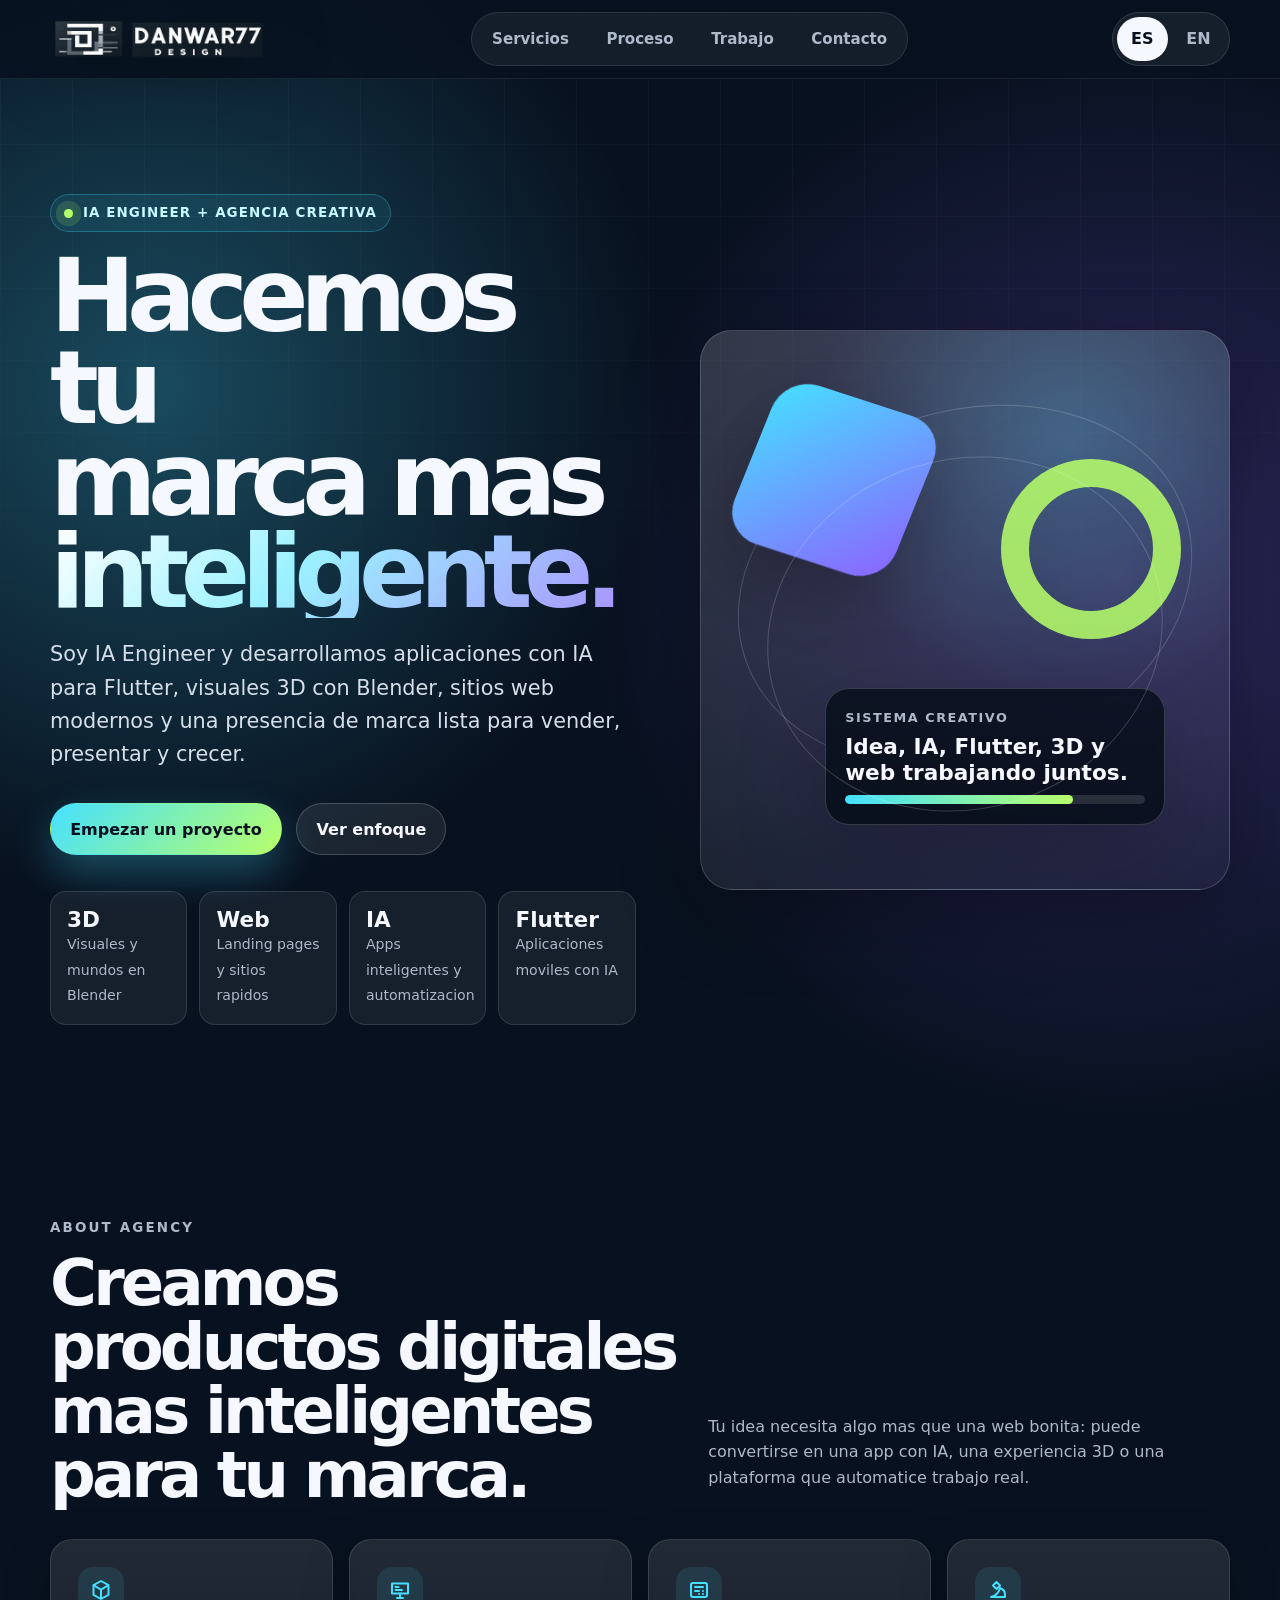
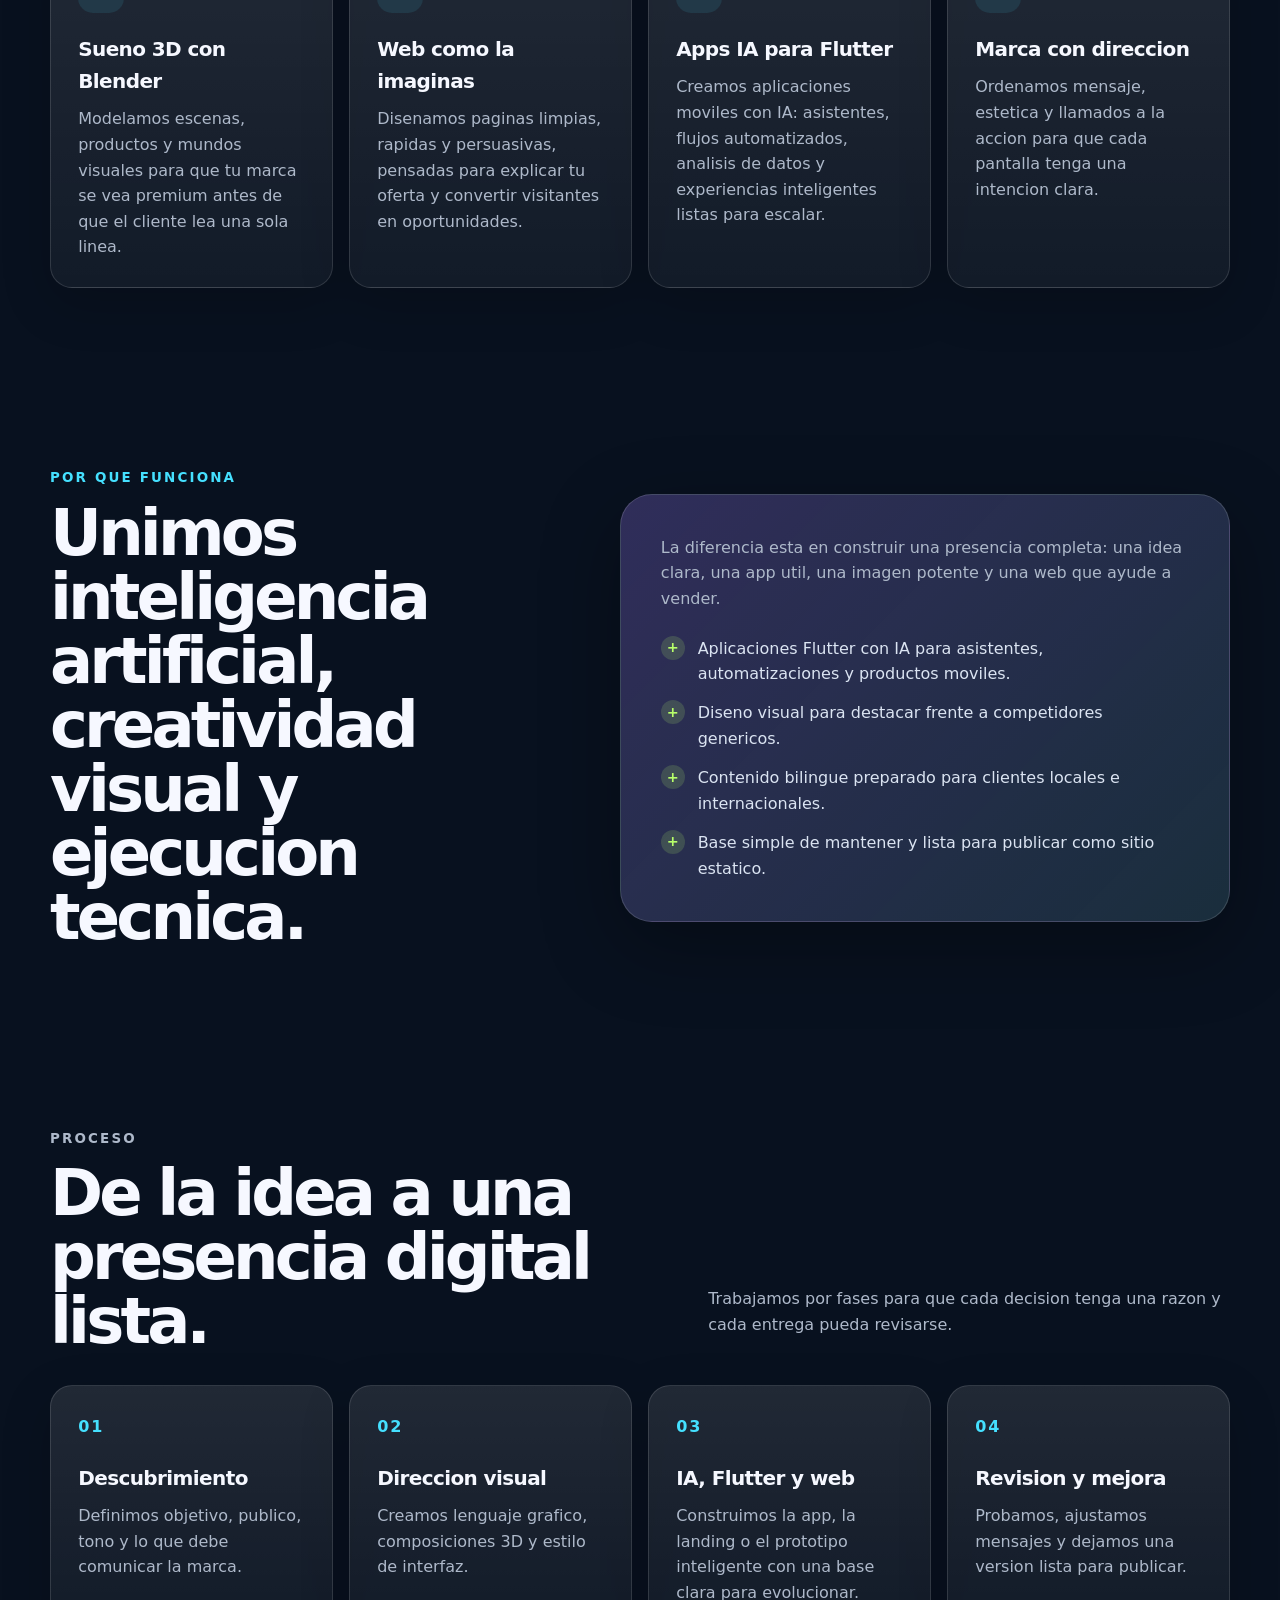
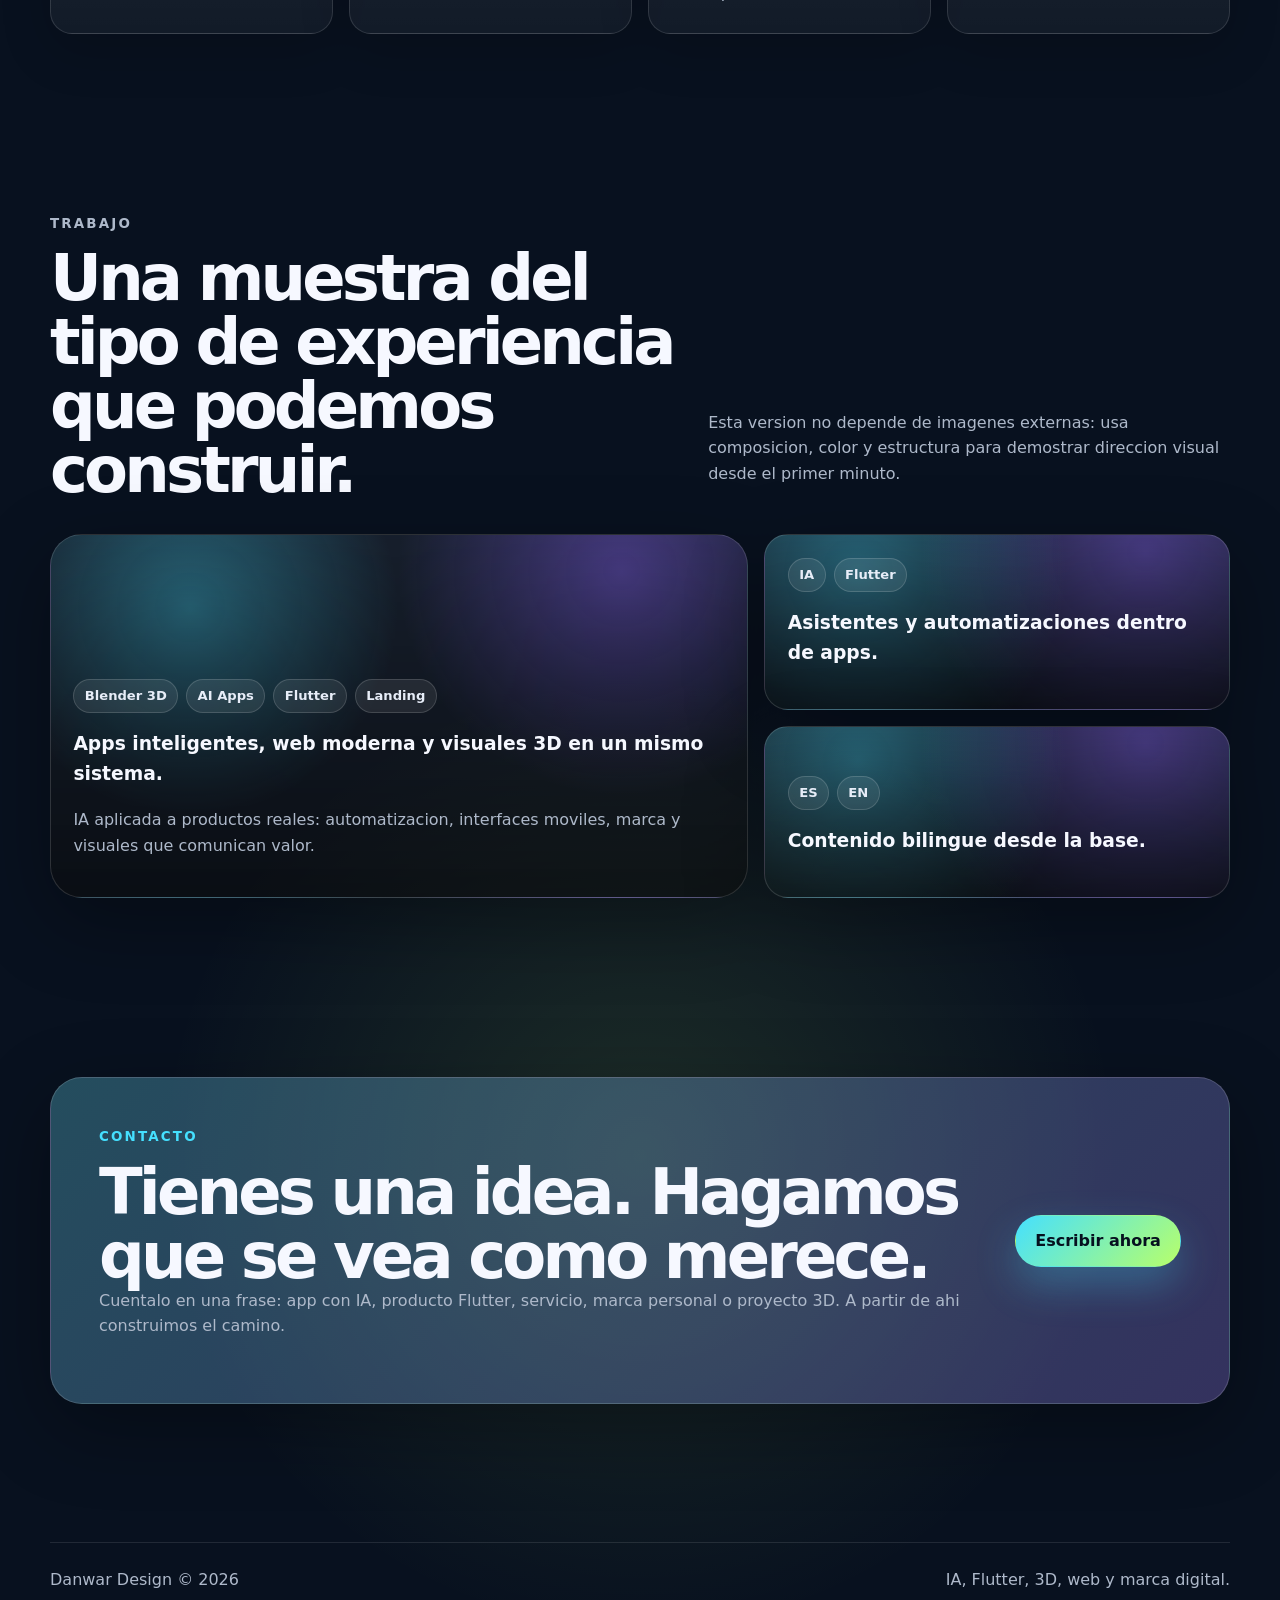
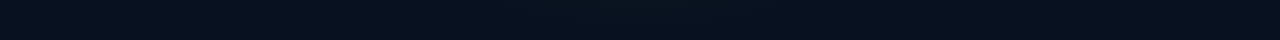
<file: index.html>
<!doctype html>
<html lang="es">
<head>
  <meta charset="utf-8">
  <meta name="viewport" content="width=device-width, initial-scale=1">
  <meta http-equiv="refresh" content="0; url=danwardesign.html">
  <link rel="canonical" href="danwardesign77.html">
  <title>Danwar Design</title>
</head>
<body>
  <p>Redirigiendo a <a href="danwardesign77.html">Danwar Design</a>.</p>
</body>
</html>
</file>
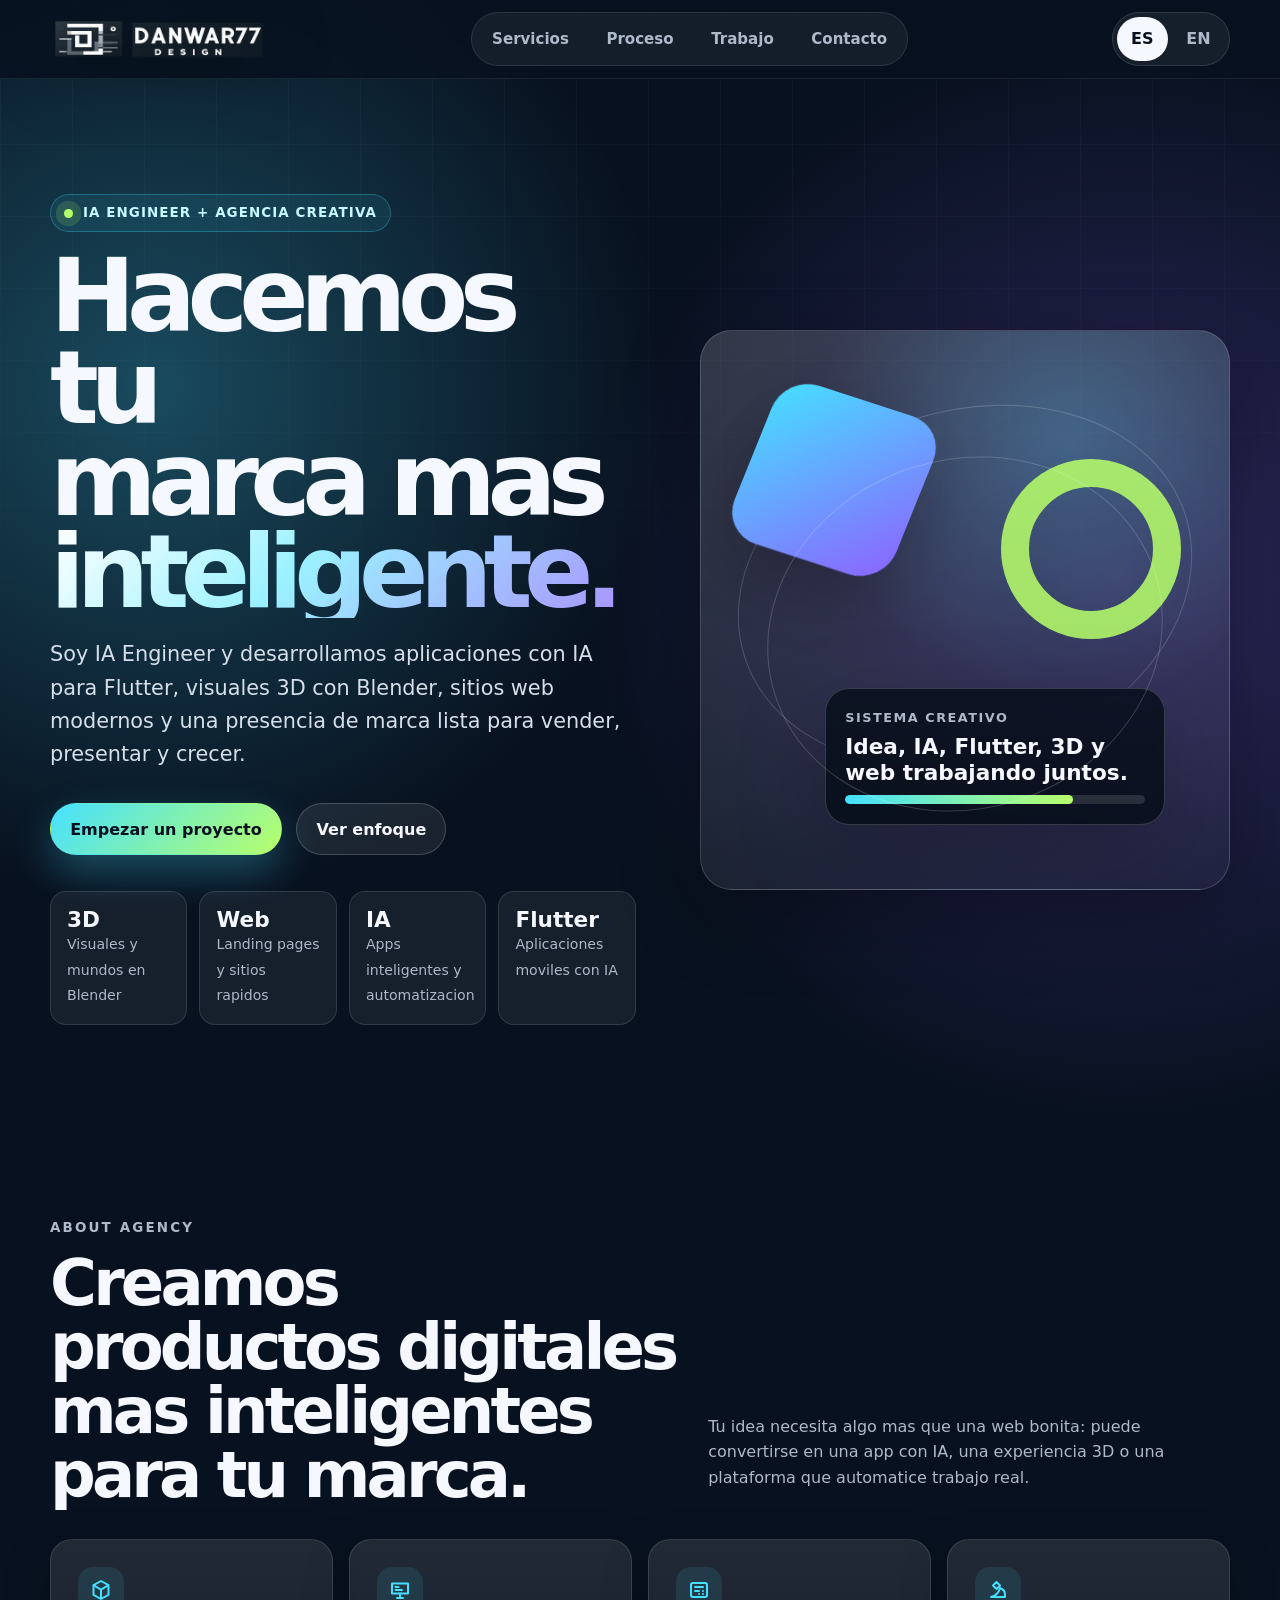
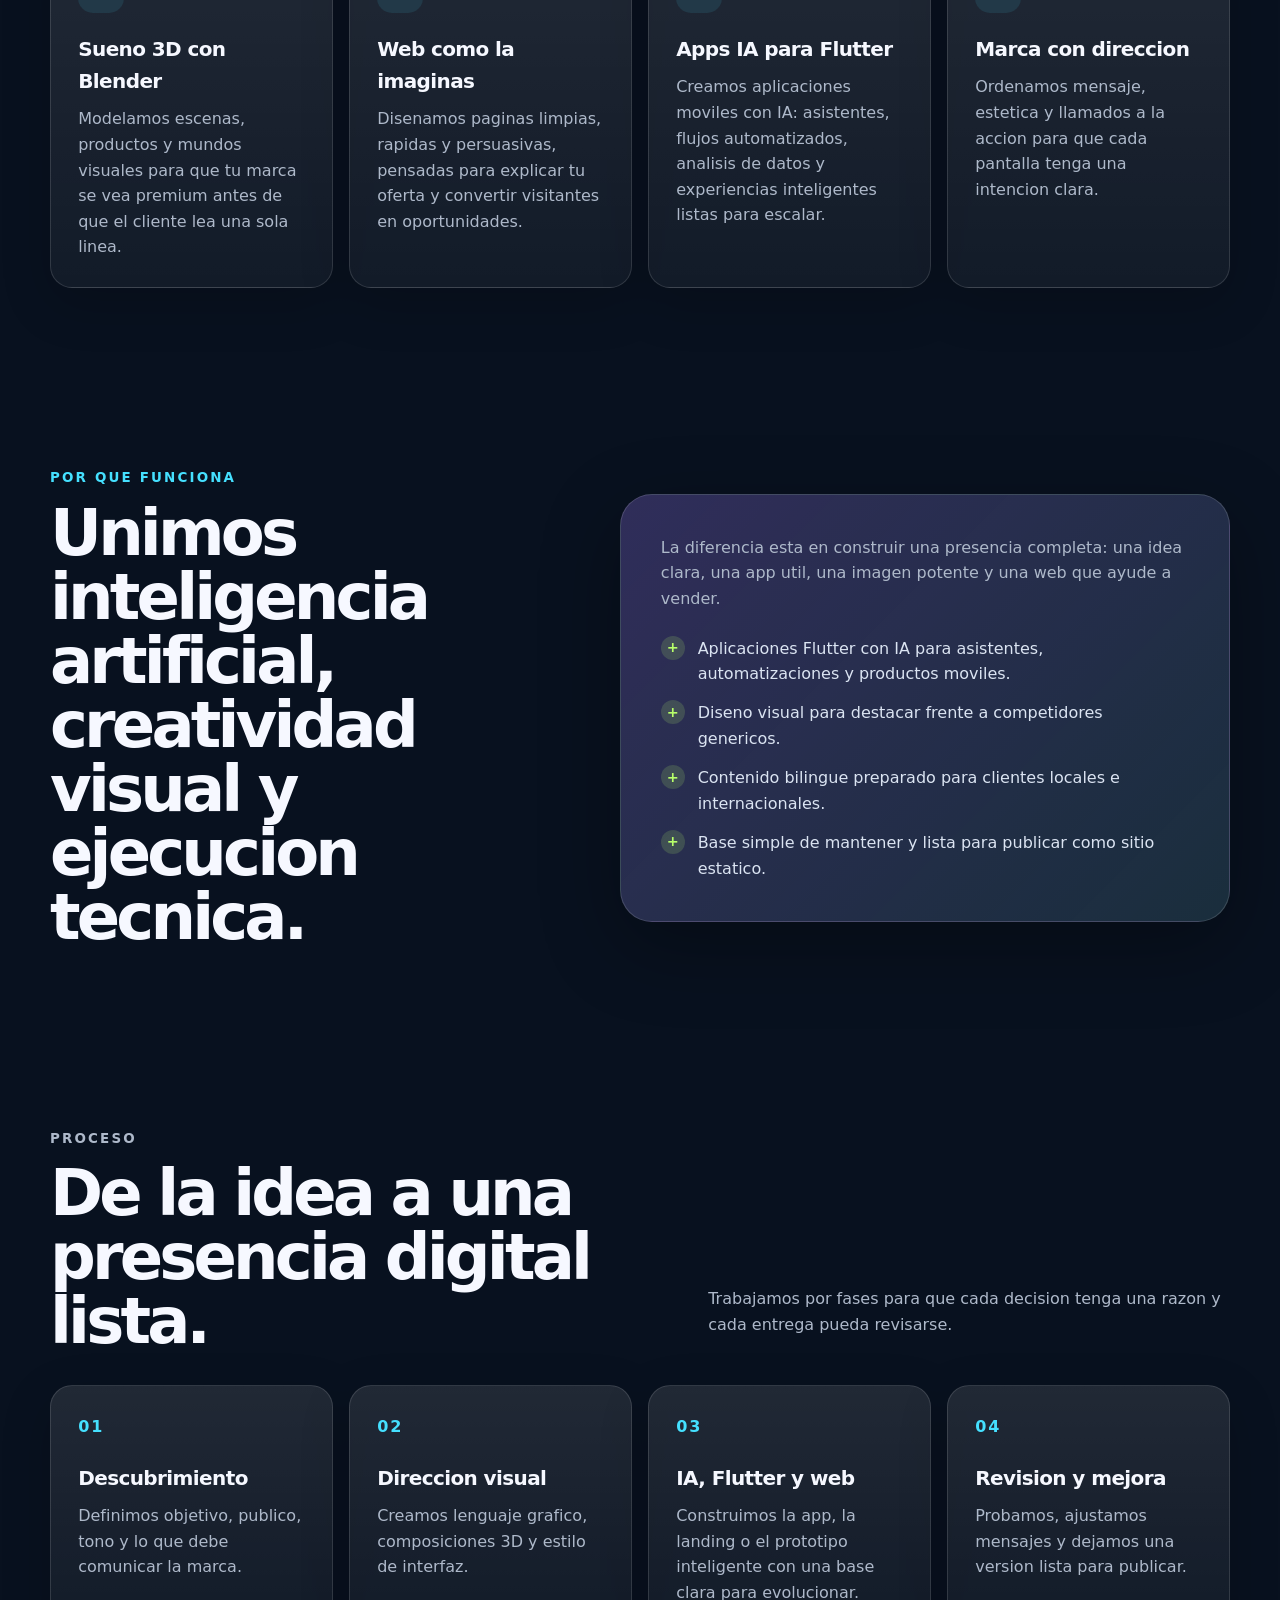
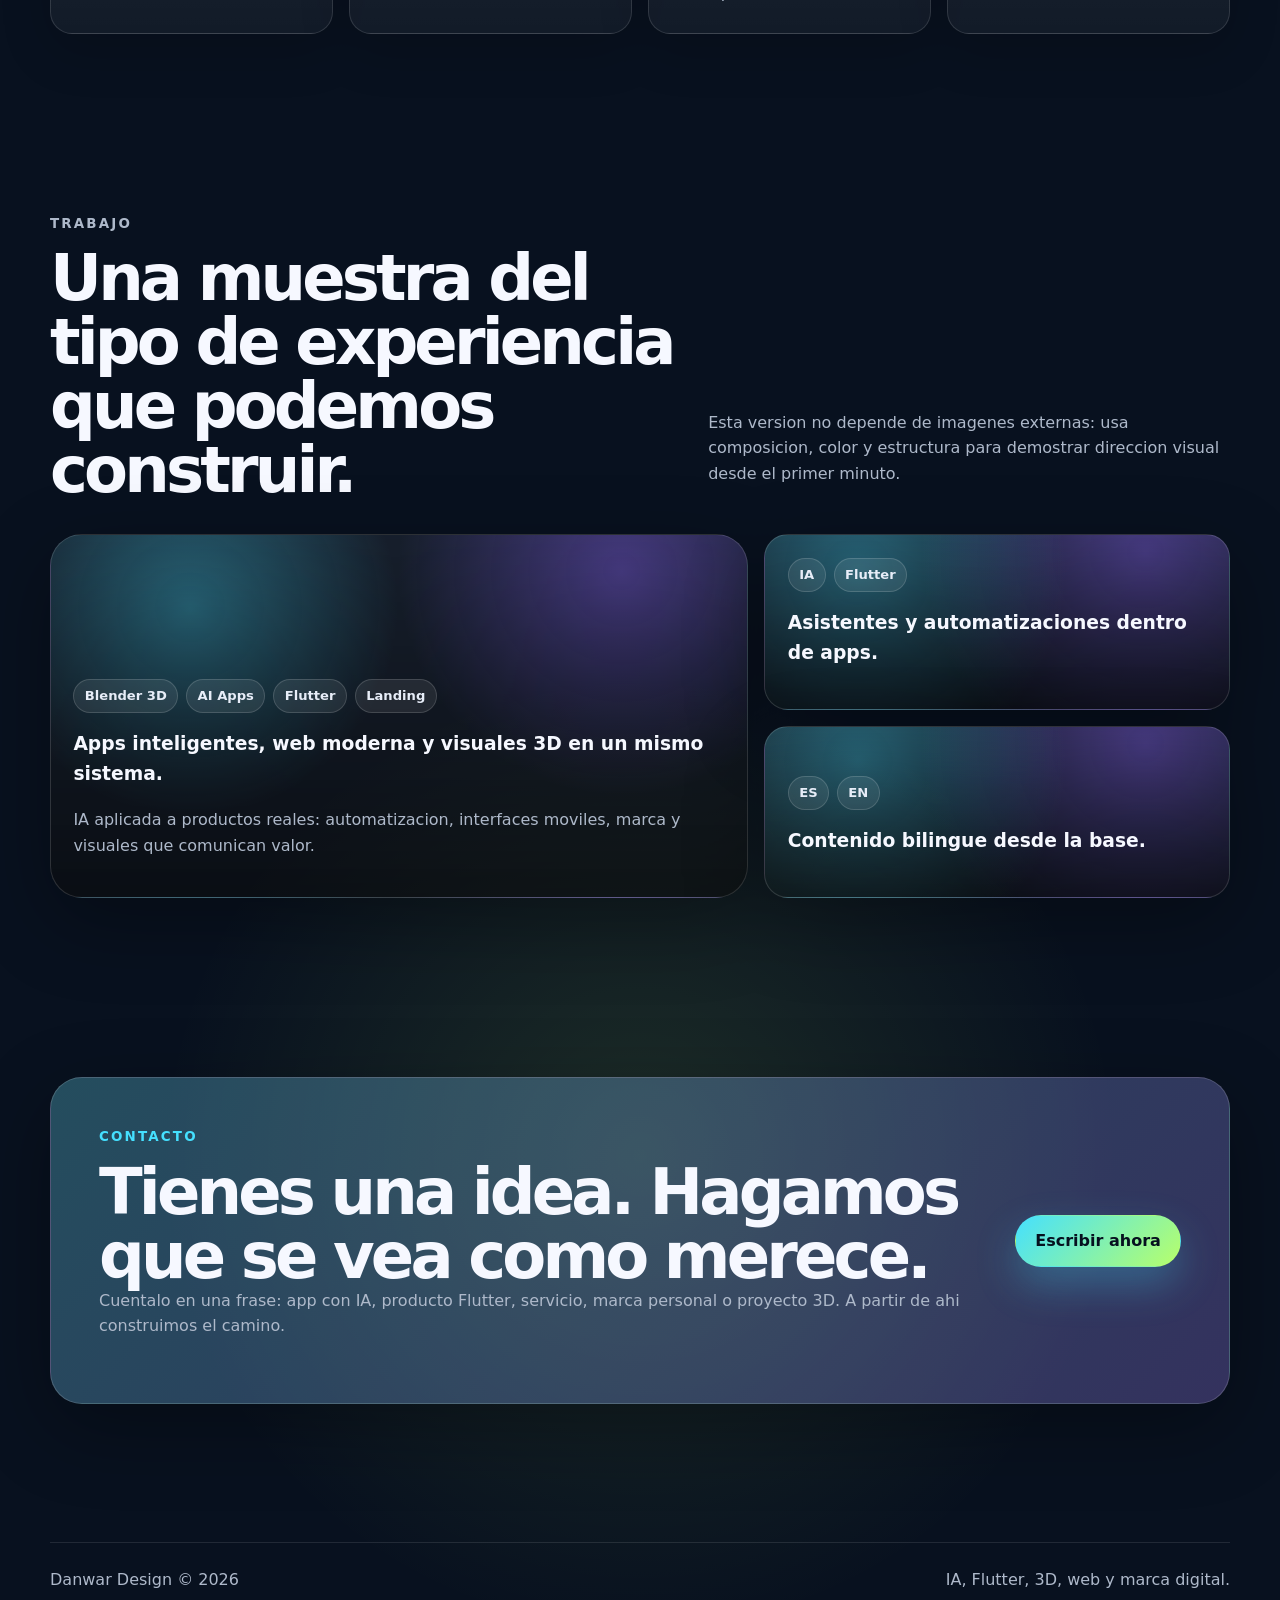
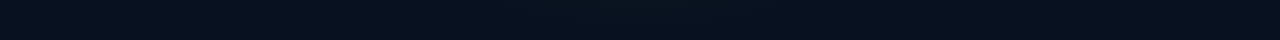
<file: danwardesign.html>
<!doctype html>
<html lang="es">
<head>
  <meta charset="utf-8">
  <meta name="viewport" content="width=device-width, initial-scale=1">
  <meta name="description" content="Danwar Design crea experiencias digitales, aplicaciones con IA para Flutter, diseno 3D con Blender y sitios web modernos para marcas que quieren destacar.">
  <meta name="theme-color" content="#08111f">
  <title>Danwar Design | IA Engineer, Flutter, 3D y web</title>
  <link rel="icon" type="image/png" href="assets/img/danwar77-logo-icon.png">
  <link rel="apple-touch-icon" href="assets/img/danwar77-logo-icon.png">
  <link rel="stylesheet" href="assets/css/styles.css">
</head>
<body data-active-lang="es">
  <a class="skip-link" href="#main">Saltar al contenido</a>

  <header class="site-header" aria-label="Navegacion principal">
    <div class="container nav">
      <a class="brand" href="#home" aria-label="Danwar77 Design home">
        <img class="brand-logo" src="assets/img/danwar77-logo-header.png" alt="Danwar77 Design" width="488" height="140">
      </a>

      <nav class="nav-links" aria-label="Secciones">
        <a href="#services"><span data-lang="es">Servicios</span><span data-lang="en">Services</span></a>
        <a href="#process"><span data-lang="es">Proceso</span><span data-lang="en">Process</span></a>
        <a href="#work"><span data-lang="es">Trabajo</span><span data-lang="en">Work</span></a>
        <a href="#contact"><span data-lang="es">Contacto</span><span data-lang="en">Contact</span></a>
      </nav>

      <div class="lang-toggle" aria-label="Cambiar idioma">
        <button type="button" data-set-lang="es" aria-pressed="true">ES</button>
        <button type="button" data-set-lang="en" aria-pressed="false">EN</button>
      </div>
    </div>
  </header>

  <main id="main">
    <section class="hero" id="home">
      <div class="container hero-grid">
        <div>
          <p class="eyebrow"><span class="pulse" aria-hidden="true"></span><span data-lang="es">IA Engineer + agencia creativa</span><span data-lang="en">AI Engineer + creative agency</span></p>
          <h1>
            <span data-lang="es">Hacemos tu</span>
            <span data-lang="es">marca mas</span>
            <span data-lang="en">We make your</span>
            <span data-lang="en">brand</span>
            <span class="gradient-text" data-lang="es"> inteligente.</span>
            <span class="gradient-text" data-lang="en"> smarter.</span>
          </h1>
          <p class="hero-copy" data-lang="es">Soy IA Engineer y desarrollamos aplicaciones con IA para Flutter, visuales 3D con Blender, sitios web modernos y una presencia de marca lista para vender, presentar y crecer.</p>
          <p class="hero-copy" data-lang="en">I am an AI Engineer and we build AI-powered Flutter applications, Blender 3D visuals, modern websites, and a brand presence ready to sell, present, and grow.</p>
          <div class="actions">
            <a class="button button-primary" href="#contact"><span data-lang="es">Empezar un proyecto</span><span data-lang="en">Start a project</span></a>
            <a class="button button-secondary" href="#work"><span data-lang="es">Ver enfoque</span><span data-lang="en">See our approach</span></a>
          </div>
          <div class="hero-stats" aria-label="Puntos clave">
            <div class="stat">
              <strong>3D</strong>
              <span data-lang="es">Visuales y mundos en Blender</span>
              <span data-lang="en">Blender visuals and worlds</span>
            </div>
            <div class="stat">
              <strong>Web</strong>
              <span data-lang="es">Landing pages y sitios rapidos</span>
              <span data-lang="en">Fast sites and landing pages</span>
            </div>
            <div class="stat">
              <strong>IA</strong>
              <span data-lang="es">Apps inteligentes y automatizacion</span>
              <span data-lang="en">Smart apps and automation</span>
            </div>
            <div class="stat">
              <strong>Flutter</strong>
              <span data-lang="es">Aplicaciones moviles con IA</span>
              <span data-lang="en">AI-powered mobile apps</span>
            </div>
          </div>
        </div>

        <div class="orbital-card" aria-label="Representacion visual 3D y web">
          <div class="shape shape-cube" aria-hidden="true"></div>
          <div class="shape shape-ring" aria-hidden="true"></div>
          <div class="shape shape-panel">
            <span data-lang="es">Sistema creativo</span>
            <span data-lang="en">Creative system</span>
            <strong data-lang="es">Idea, IA, Flutter, 3D y web trabajando juntos.</strong>
            <strong data-lang="en">Idea, AI, Flutter, 3D and web working together.</strong>
            <div class="progress" aria-hidden="true"><i></i></div>
          </div>
        </div>
      </div>
    </section>

    <section id="services">
      <div class="container">
        <div class="section-head">
          <div>
            <p class="section-kicker">About agency</p>
            <h2 data-lang="es">Creamos productos digitales mas inteligentes para tu marca.</h2>
            <h2 data-lang="en">We create smarter digital products for your brand.</h2>
          </div>
          <p data-lang="es">Tu idea necesita algo mas que una web bonita: puede convertirse en una app con IA, una experiencia 3D o una plataforma que automatice trabajo real.</p>
          <p data-lang="en">Your idea needs more than a pretty website: it can become an AI app, a 3D experience, or a platform that automates real work.</p>
        </div>

        <div class="grid-3">
          <article class="card">
            <span class="icon" aria-hidden="true">
              <svg width="24" height="24" viewBox="0 0 24 24" fill="none">
                <path d="M12 3 4.5 7.2v9.6L12 21l7.5-4.2V7.2L12 3Z" stroke="currentColor" stroke-width="2" stroke-linejoin="round"/>
                <path d="M4.8 7.4 12 11.5l7.2-4.1M12 21v-9.5" stroke="currentColor" stroke-width="2"/>
              </svg>
            </span>
            <h3 data-lang="es">Sueno 3D con Blender</h3>
            <h3 data-lang="en">Your dream in 3D with Blender</h3>
            <p data-lang="es">Modelamos escenas, productos y mundos visuales para que tu marca se vea premium antes de que el cliente lea una sola linea.</p>
            <p data-lang="en">We model scenes, products, and visual worlds so your brand feels premium before the client reads a single line.</p>
          </article>

          <article class="card">
            <span class="icon" aria-hidden="true">
              <svg width="24" height="24" viewBox="0 0 24 24" fill="none">
                <path d="M4 5.5h16v10H4v-10Z" stroke="currentColor" stroke-width="2" stroke-linejoin="round"/>
                <path d="M9 20h6M12 15.5V20M7.5 9h3M7.5 12h6.5" stroke="currentColor" stroke-width="2" stroke-linecap="round"/>
              </svg>
            </span>
            <h3 data-lang="es">Web como la imaginas</h3>
            <h3 data-lang="en">The web you wish</h3>
            <p data-lang="es">Disenamos paginas limpias, rapidas y persuasivas, pensadas para explicar tu oferta y convertir visitantes en oportunidades.</p>
            <p data-lang="en">We design clean, fast, persuasive pages made to explain your offer and turn visitors into opportunities.</p>
          </article>

          <article class="card">
            <span class="icon" aria-hidden="true">
              <svg width="24" height="24" viewBox="0 0 24 24" fill="none">
                <path d="M6 5h12a2 2 0 0 1 2 2v10a2 2 0 0 1-2 2H6a2 2 0 0 1-2-2V7a2 2 0 0 1 2-2Z" stroke="currentColor" stroke-width="2" stroke-linejoin="round"/>
                <path d="M8 9h8M8 13h4M16 13h.01M16 16h.01M12 16h.01" stroke="currentColor" stroke-width="2" stroke-linecap="round"/>
              </svg>
            </span>
            <h3 data-lang="es">Apps IA para Flutter</h3>
            <h3 data-lang="en">AI apps for Flutter</h3>
            <p data-lang="es">Creamos aplicaciones moviles con IA: asistentes, flujos automatizados, analisis de datos y experiencias inteligentes listas para escalar.</p>
            <p data-lang="en">We build AI-powered mobile apps: assistants, automated flows, data analysis, and intelligent experiences ready to scale.</p>
          </article>

          <article class="card">
            <span class="icon" aria-hidden="true">
              <svg width="24" height="24" viewBox="0 0 24 24" fill="none">
                <path d="M5 19c4.5-1.1 7.7-4.3 9-9 3.4 1.1 5 3.3 5 6.7V19H5Z" stroke="currentColor" stroke-width="2" stroke-linejoin="round"/>
                <path d="M7 7.5 10.5 4 14 7.5 10.5 11 7 7.5Z" stroke="currentColor" stroke-width="2" stroke-linejoin="round"/>
              </svg>
            </span>
            <h3 data-lang="es">Marca con direccion</h3>
            <h3 data-lang="en">Brand with direction</h3>
            <p data-lang="es">Ordenamos mensaje, estetica y llamados a la accion para que cada pantalla tenga una intencion clara.</p>
            <p data-lang="en">We align message, aesthetics, and calls to action so every screen has a clear purpose.</p>
          </article>
        </div>
      </div>
    </section>

    <section>
      <div class="container split">
        <div>
          <p class="section-kicker" data-lang="es">Por que funciona</p>
          <p class="section-kicker" data-lang="en">Why it works</p>
          <h2 data-lang="es">Unimos inteligencia artificial, creatividad visual y ejecucion tecnica.</h2>
          <h2 data-lang="en">We connect artificial intelligence, visual creativity and technical execution.</h2>
        </div>
        <div class="feature-panel">
          <p class="muted" data-lang="es">La diferencia esta en construir una presencia completa: una idea clara, una app util, una imagen potente y una web que ayude a vender.</p>
          <p class="muted" data-lang="en">The difference is building a complete presence: a clear idea, a useful app, a powerful image, and a website that helps sell.</p>
          <ul class="feature-list">
            <li><span class="check" aria-hidden="true">+</span><span data-lang="es">Aplicaciones Flutter con IA para asistentes, automatizaciones y productos moviles.</span><span data-lang="en">Flutter apps with AI for assistants, automations, and mobile products.</span></li>
            <li><span class="check" aria-hidden="true">+</span><span data-lang="es">Diseno visual para destacar frente a competidores genericos.</span><span data-lang="en">Visual design that stands out from generic competitors.</span></li>
            <li><span class="check" aria-hidden="true">+</span><span data-lang="es">Contenido bilingue preparado para clientes locales e internacionales.</span><span data-lang="en">Bilingual content ready for local and international clients.</span></li>
            <li><span class="check" aria-hidden="true">+</span><span data-lang="es">Base simple de mantener y lista para publicar como sitio estatico.</span><span data-lang="en">A simple, maintainable base ready to publish as a static site.</span></li>
          </ul>
        </div>
      </div>
    </section>

    <section id="process">
      <div class="container">
        <div class="section-head">
          <div>
            <p class="section-kicker" data-lang="es">Proceso</p>
            <p class="section-kicker" data-lang="en">Process</p>
            <h2 data-lang="es">De la idea a una presencia digital lista.</h2>
            <h2 data-lang="en">From idea to a ready digital presence.</h2>
          </div>
          <p data-lang="es">Trabajamos por fases para que cada decision tenga una razon y cada entrega pueda revisarse.</p>
          <p data-lang="en">We work in phases so every decision has a reason and every delivery can be reviewed.</p>
        </div>
        <div class="process">
          <article class="card step">
            <h3 data-lang="es">Descubrimiento</h3>
            <h3 data-lang="en">Discovery</h3>
            <p data-lang="es">Definimos objetivo, publico, tono y lo que debe comunicar la marca.</p>
            <p data-lang="en">We define goals, audience, tone, and what the brand must communicate.</p>
          </article>
          <article class="card step">
            <h3 data-lang="es">Direccion visual</h3>
            <h3 data-lang="en">Visual direction</h3>
            <p data-lang="es">Creamos lenguaje grafico, composiciones 3D y estilo de interfaz.</p>
            <p data-lang="en">We create graphic language, 3D compositions, and interface style.</p>
          </article>
          <article class="card step">
            <h3 data-lang="es">IA, Flutter y web</h3>
            <h3 data-lang="en">AI, Flutter and web</h3>
            <p data-lang="es">Construimos la app, la landing o el prototipo inteligente con una base clara para evolucionar.</p>
            <p data-lang="en">We build the app, landing page, or intelligent prototype with a clear base for growth.</p>
          </article>
          <article class="card step">
            <h3 data-lang="es">Revision y mejora</h3>
            <h3 data-lang="en">Review and polish</h3>
            <p data-lang="es">Probamos, ajustamos mensajes y dejamos una version lista para publicar.</p>
            <p data-lang="en">We test, tune messaging, and leave a publish-ready version.</p>
          </article>
        </div>
      </div>
    </section>

    <section id="work">
      <div class="container">
        <div class="section-head">
          <div>
            <p class="section-kicker" data-lang="es">Trabajo</p>
            <p class="section-kicker" data-lang="en">Work</p>
            <h2 data-lang="es">Una muestra del tipo de experiencia que podemos construir.</h2>
            <h2 data-lang="en">A sample of the kind of experience we can build.</h2>
          </div>
          <p data-lang="es">Esta version no depende de imagenes externas: usa composicion, color y estructura para demostrar direccion visual desde el primer minuto.</p>
          <p data-lang="en">This version does not depend on external images: it uses composition, color, and structure to show visual direction from minute one.</p>
        </div>
        <div class="portfolio">
          <article class="work-card">
            <div class="tag-row">
              <span class="tag">Blender 3D</span>
              <span class="tag">AI Apps</span>
              <span class="tag">Flutter</span>
              <span class="tag">Landing</span>
            </div>
            <h3 data-lang="es">Apps inteligentes, web moderna y visuales 3D en un mismo sistema.</h3>
            <h3 data-lang="en">Smart apps, modern web, and 3D visuals in one system.</h3>
            <p class="muted" data-lang="es">IA aplicada a productos reales: automatizacion, interfaces moviles, marca y visuales que comunican valor.</p>
            <p class="muted" data-lang="en">AI applied to real products: automation, mobile interfaces, brand, and visuals that communicate value.</p>
          </article>
          <div class="work-stack">
            <article class="work-card small">
              <div class="tag-row"><span class="tag">IA</span><span class="tag">Flutter</span></div>
              <h3 data-lang="es">Asistentes y automatizaciones dentro de apps.</h3>
              <h3 data-lang="en">Assistants and automations inside apps.</h3>
            </article>
            <article class="work-card small">
              <div class="tag-row"><span class="tag">ES</span><span class="tag">EN</span></div>
              <h3 data-lang="es">Contenido bilingue desde la base.</h3>
              <h3 data-lang="en">Bilingual content from the start.</h3>
            </article>
          </div>
        </div>
      </div>
    </section>

    <section id="contact">
      <div class="container">
        <div class="cta">
          <div class="cta-inner">
            <div>
              <p class="section-kicker" data-lang="es">Contacto</p>
              <p class="section-kicker" data-lang="en">Contact</p>
              <h2 data-lang="es">Tienes una idea. Hagamos que se vea como merece.</h2>
              <h2 data-lang="en">You have an idea. Let's make it look the way it deserves.</h2>
              <p class="muted" data-lang="es">Cuentalo en una frase: app con IA, producto Flutter, servicio, marca personal o proyecto 3D. A partir de ahi construimos el camino.</p>
              <p class="muted" data-lang="en">Tell it in one sentence: AI app, Flutter product, service, personal brand, or 3D project. From there we build the path.</p>
            </div>
            <a class="button button-primary" href="mailto:hello@danwardesign.com?subject=Nuevo%20proyecto%20Danwar%20Design">
              <span data-lang="es">Escribir ahora</span>
              <span data-lang="en">Write now</span>
            </a>
          </div>
        </div>
      </div>
    </section>
  </main>

  <footer class="site-footer">
    <div class="container footer-row">
      <span>Danwar Design &copy; <span id="year">2026</span></span>
      <span data-lang="es">IA, Flutter, 3D, web y marca digital.</span>
      <span data-lang="en">AI, Flutter, 3D, web and digital brand.</span>
    </div>
  </footer>
  <script src="assets/js/language.js" defer></script>
</body>
</html>
</file>
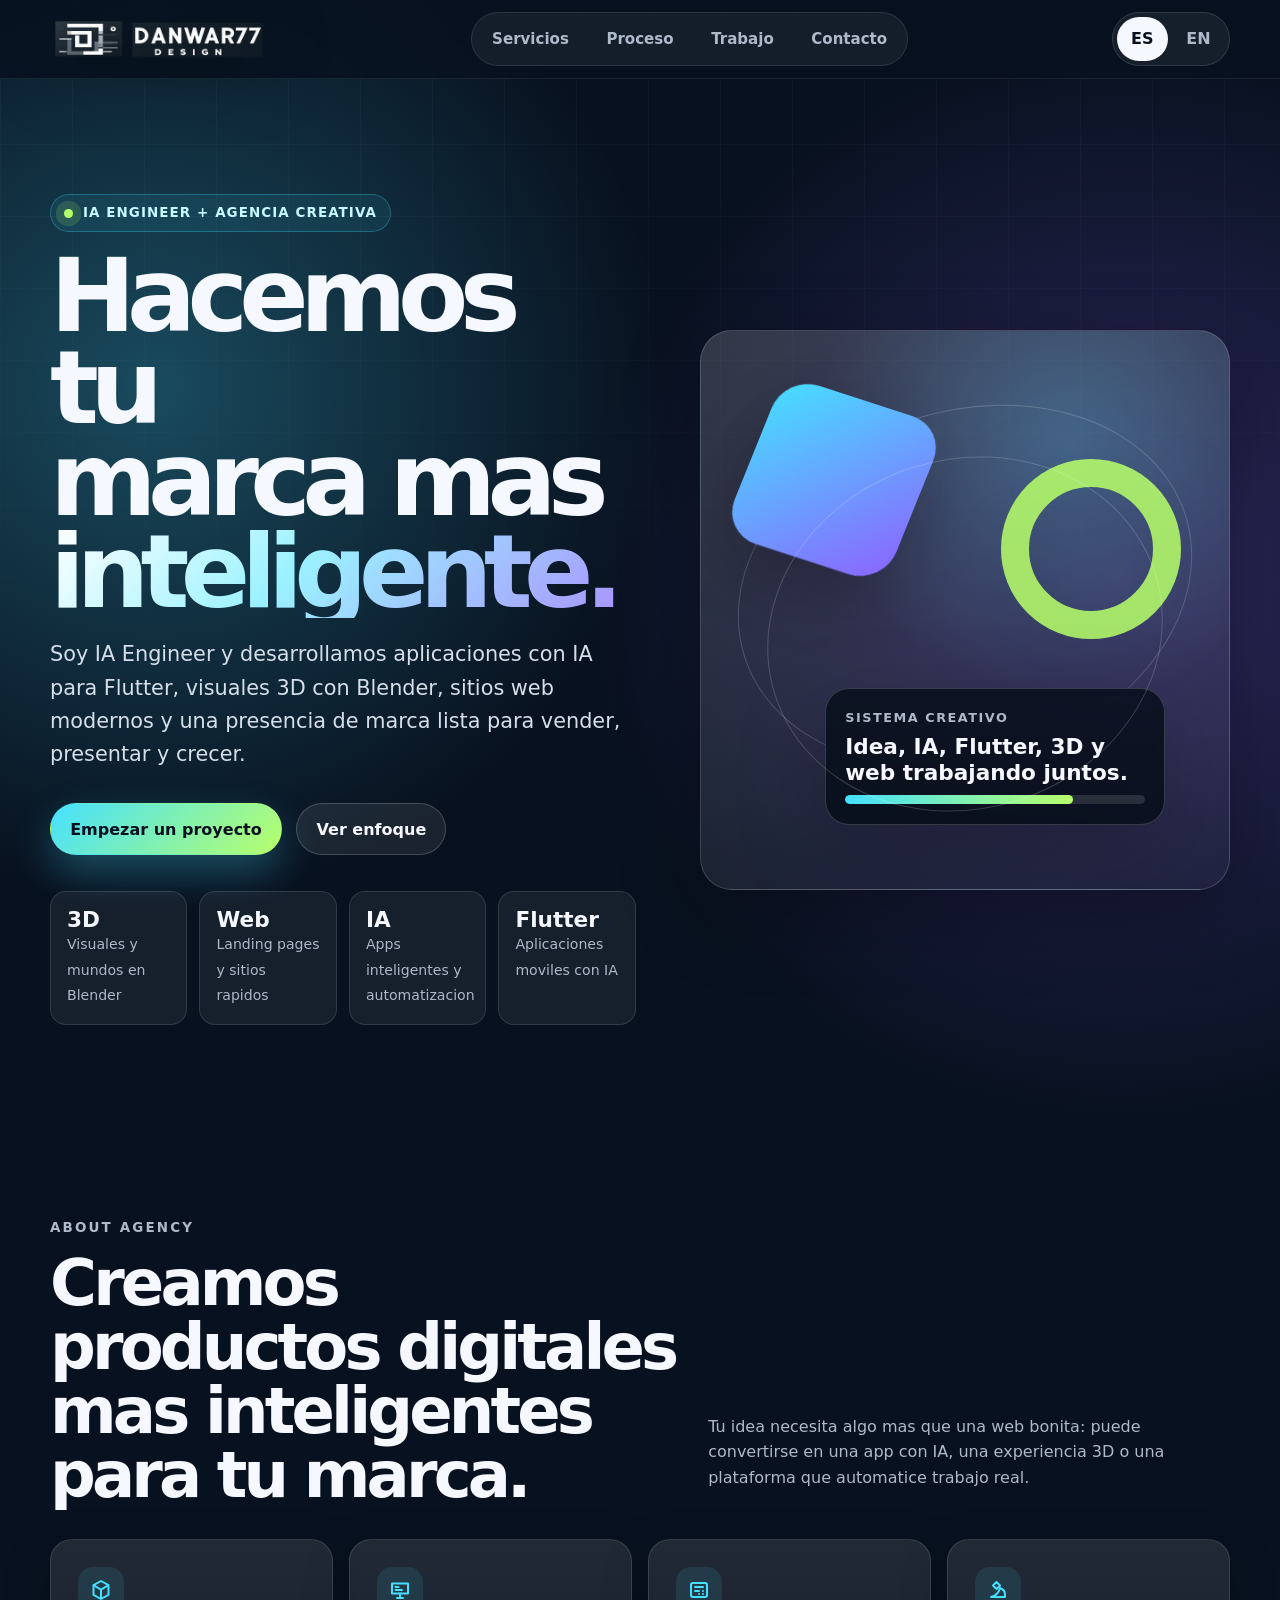
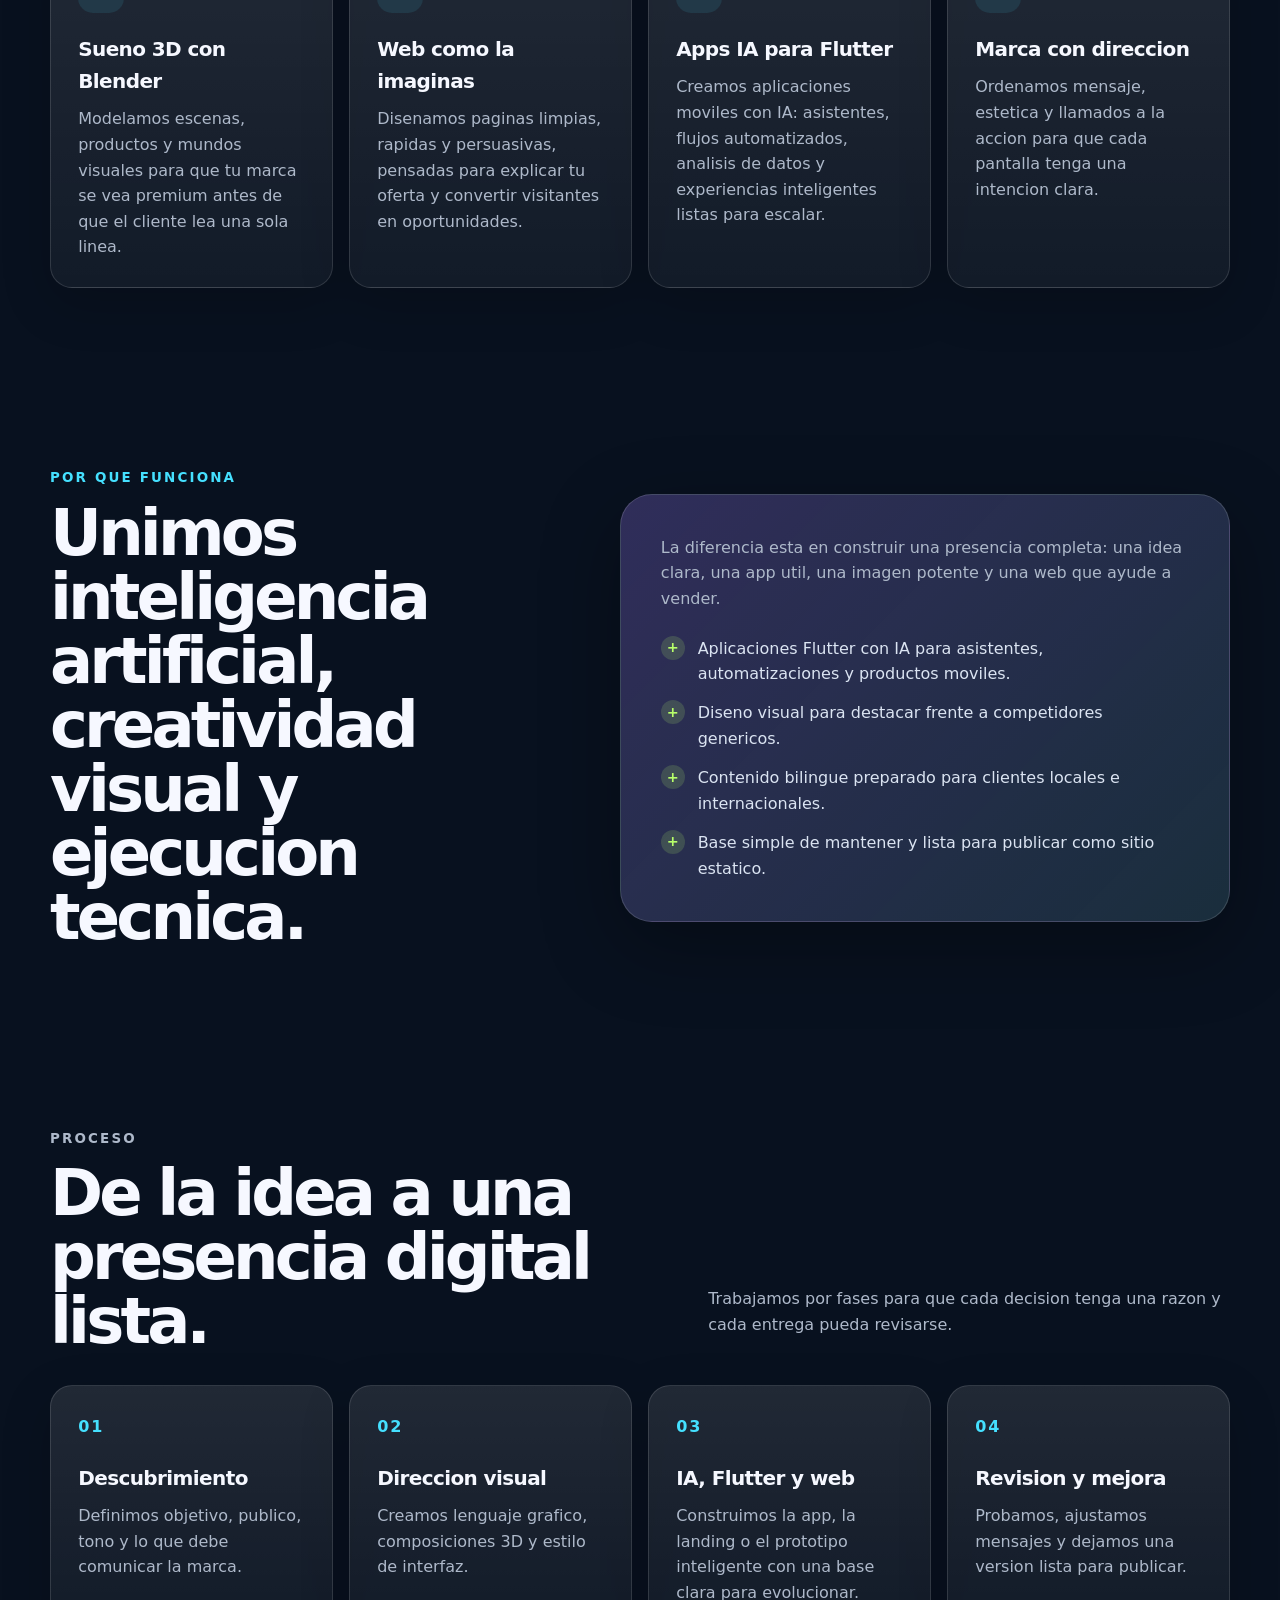
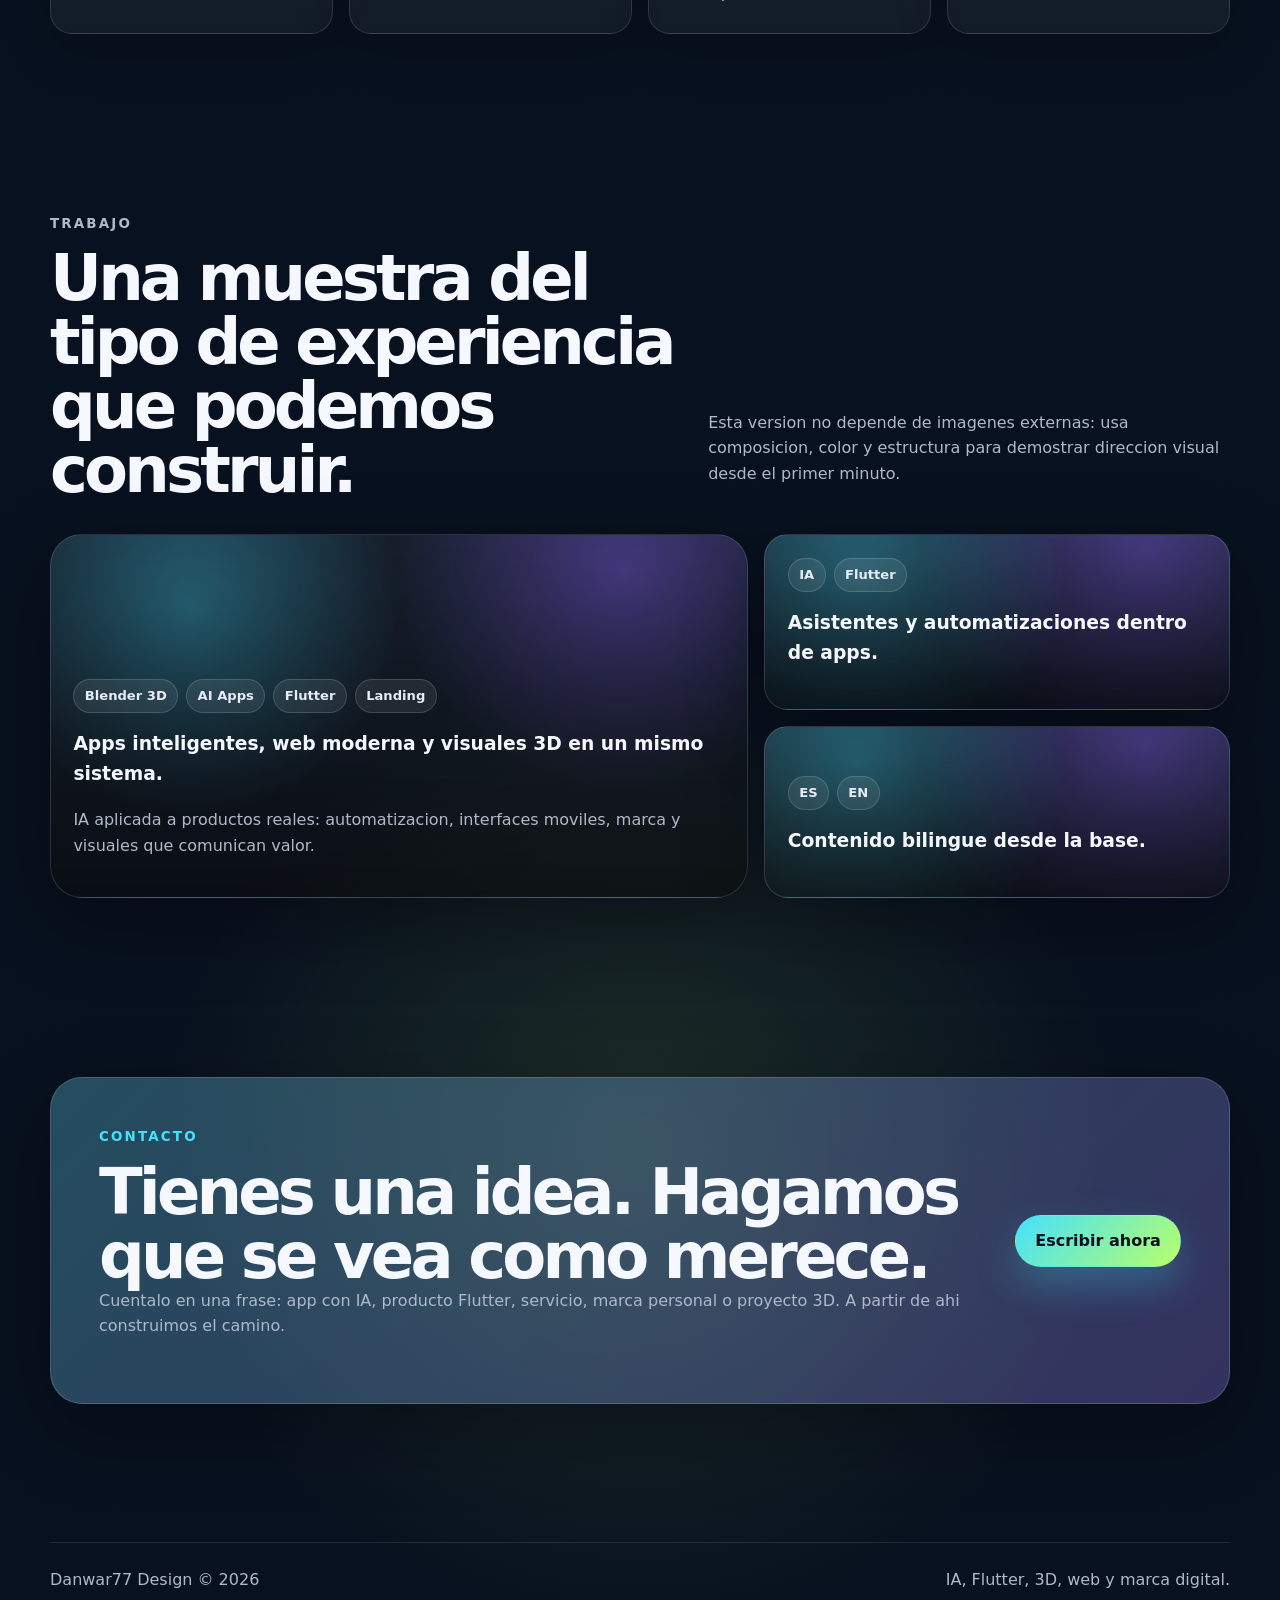
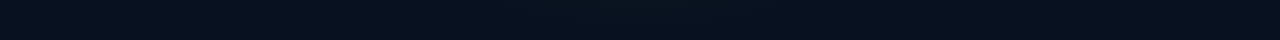
<file: danwardesign77.html>
<!doctype html>
<html lang="es">
<head>
  <meta charset="utf-8">
  <meta name="viewport" content="width=device-width, initial-scale=1">
  <meta name="description" content="Danwar77 Design crea experiencias digitales, aplicaciones con IA para Flutter, diseno 3D con Blender y sitios web modernos para marcas que quieren destacar.">
  <meta name="theme-color" content="#08111f">
  <title>Danwar Design | IA Engineer, Flutter, 3D y web</title>
  <link rel="icon" type="image/png" href="assets/img/danwar77-logo-icon.png">
  <link rel="apple-touch-icon" href="assets/img/danwar77-logo-icon.png">
  <link rel="stylesheet" href="assets/css/styles.css">
</head>
<body data-active-lang="es">
  <a class="skip-link" href="#main">Saltar al contenido</a>

  <header class="site-header" aria-label="Navegacion principal">
    <div class="container nav">
      <a class="brand" href="#home" aria-label="Danwar77 Design home">
        <img class="brand-logo" src="assets/img/danwar77-logo-header.png" alt="Danwar77 Design" width="488" height="140">
      </a>

      <nav class="nav-links" aria-label="Secciones">
        <a href="#services"><span data-lang="es">Servicios</span><span data-lang="en">Services</span></a>
        <a href="#process"><span data-lang="es">Proceso</span><span data-lang="en">Process</span></a>
        <a href="#work"><span data-lang="es">Trabajo</span><span data-lang="en">Work</span></a>
        <a href="#contact"><span data-lang="es">Contacto</span><span data-lang="en">Contact</span></a>
      </nav>

      <div class="lang-toggle" aria-label="Cambiar idioma">
        <button type="button" data-set-lang="es" aria-pressed="true">ES</button>
        <button type="button" data-set-lang="en" aria-pressed="false">EN</button>
      </div>
    </div>
  </header>

  <main id="main">
    <section class="hero" id="home">
      <div class="container hero-grid">
        <div>
          <p class="eyebrow"><span class="pulse" aria-hidden="true"></span><span data-lang="es">IA Engineer + agencia creativa</span><span data-lang="en">AI Engineer + creative agency</span></p>
          <h1>
            <span data-lang="es">Hacemos tu</span>
            <span data-lang="es">marca mas</span>
            <span data-lang="en">We make your</span>
            <span data-lang="en">brand</span>
            <span class="gradient-text" data-lang="es"> inteligente.</span>
            <span class="gradient-text" data-lang="en"> smarter.</span>
          </h1>
          <p class="hero-copy" data-lang="es">Soy IA Engineer y desarrollamos aplicaciones con IA para Flutter, visuales 3D con Blender, sitios web modernos y una presencia de marca lista para vender, presentar y crecer.</p>
          <p class="hero-copy" data-lang="en">I am an AI Engineer and we build AI-powered Flutter applications, Blender 3D visuals, modern websites, and a brand presence ready to sell, present, and grow.</p>
          <div class="actions">
            <a class="button button-primary" href="#contact"><span data-lang="es">Empezar un proyecto</span><span data-lang="en">Start a project</span></a>
            <a class="button button-secondary" href="#work"><span data-lang="es">Ver enfoque</span><span data-lang="en">See our approach</span></a>
          </div>
          <div class="hero-stats" aria-label="Puntos clave">
            <div class="stat">
              <strong>3D</strong>
              <span data-lang="es">Visuales y mundos en Blender</span>
              <span data-lang="en">Blender visuals and worlds</span>
            </div>
            <div class="stat">
              <strong>Web</strong>
              <span data-lang="es">Landing pages y sitios rapidos</span>
              <span data-lang="en">Fast sites and landing pages</span>
            </div>
            <div class="stat">
              <strong>IA</strong>
              <span data-lang="es">Apps inteligentes y automatizacion</span>
              <span data-lang="en">Smart apps and automation</span>
            </div>
            <div class="stat">
              <strong>Flutter</strong>
              <span data-lang="es">Aplicaciones moviles con IA</span>
              <span data-lang="en">AI-powered mobile apps</span>
            </div>
          </div>
        </div>

        <div class="orbital-card" aria-label="Representacion visual 3D y web">
          <div class="shape shape-cube" aria-hidden="true"></div>
          <div class="shape shape-ring" aria-hidden="true"></div>
          <div class="shape shape-panel">
            <span data-lang="es">Sistema creativo</span>
            <span data-lang="en">Creative system</span>
            <strong data-lang="es">Idea, IA, Flutter, 3D y web trabajando juntos.</strong>
            <strong data-lang="en">Idea, AI, Flutter, 3D and web working together.</strong>
            <div class="progress" aria-hidden="true"><i></i></div>
          </div>
        </div>
      </div>
    </section>

    <section id="services">
      <div class="container">
        <div class="section-head">
          <div>
            <p class="section-kicker">About agency</p>
            <h2 data-lang="es">Creamos productos digitales mas inteligentes para tu marca.</h2>
            <h2 data-lang="en">We create smarter digital products for your brand.</h2>
          </div>
          <p data-lang="es">Tu idea necesita algo mas que una web bonita: puede convertirse en una app con IA, una experiencia 3D o una plataforma que automatice trabajo real.</p>
          <p data-lang="en">Your idea needs more than a pretty website: it can become an AI app, a 3D experience, or a platform that automates real work.</p>
        </div>

        <div class="grid-3">
          <article class="card">
            <span class="icon" aria-hidden="true">
              <svg width="24" height="24" viewBox="0 0 24 24" fill="none">
                <path d="M12 3 4.5 7.2v9.6L12 21l7.5-4.2V7.2L12 3Z" stroke="currentColor" stroke-width="2" stroke-linejoin="round"/>
                <path d="M4.8 7.4 12 11.5l7.2-4.1M12 21v-9.5" stroke="currentColor" stroke-width="2"/>
              </svg>
            </span>
            <h3 data-lang="es">Sueno 3D con Blender</h3>
            <h3 data-lang="en">Your dream in 3D with Blender</h3>
            <p data-lang="es">Modelamos escenas, productos y mundos visuales para que tu marca se vea premium antes de que el cliente lea una sola linea.</p>
            <p data-lang="en">We model scenes, products, and visual worlds so your brand feels premium before the client reads a single line.</p>
          </article>

          <article class="card">
            <span class="icon" aria-hidden="true">
              <svg width="24" height="24" viewBox="0 0 24 24" fill="none">
                <path d="M4 5.5h16v10H4v-10Z" stroke="currentColor" stroke-width="2" stroke-linejoin="round"/>
                <path d="M9 20h6M12 15.5V20M7.5 9h3M7.5 12h6.5" stroke="currentColor" stroke-width="2" stroke-linecap="round"/>
              </svg>
            </span>
            <h3 data-lang="es">Web como la imaginas</h3>
            <h3 data-lang="en">The web you wish</h3>
            <p data-lang="es">Disenamos paginas limpias, rapidas y persuasivas, pensadas para explicar tu oferta y convertir visitantes en oportunidades.</p>
            <p data-lang="en">We design clean, fast, persuasive pages made to explain your offer and turn visitors into opportunities.</p>
          </article>

          <article class="card">
            <span class="icon" aria-hidden="true">
              <svg width="24" height="24" viewBox="0 0 24 24" fill="none">
                <path d="M6 5h12a2 2 0 0 1 2 2v10a2 2 0 0 1-2 2H6a2 2 0 0 1-2-2V7a2 2 0 0 1 2-2Z" stroke="currentColor" stroke-width="2" stroke-linejoin="round"/>
                <path d="M8 9h8M8 13h4M16 13h.01M16 16h.01M12 16h.01" stroke="currentColor" stroke-width="2" stroke-linecap="round"/>
              </svg>
            </span>
            <h3 data-lang="es">Apps IA para Flutter</h3>
            <h3 data-lang="en">AI apps for Flutter</h3>
            <p data-lang="es">Creamos aplicaciones moviles con IA: asistentes, flujos automatizados, analisis de datos y experiencias inteligentes listas para escalar.</p>
            <p data-lang="en">We build AI-powered mobile apps: assistants, automated flows, data analysis, and intelligent experiences ready to scale.</p>
          </article>

          <article class="card">
            <span class="icon" aria-hidden="true">
              <svg width="24" height="24" viewBox="0 0 24 24" fill="none">
                <path d="M5 19c4.5-1.1 7.7-4.3 9-9 3.4 1.1 5 3.3 5 6.7V19H5Z" stroke="currentColor" stroke-width="2" stroke-linejoin="round"/>
                <path d="M7 7.5 10.5 4 14 7.5 10.5 11 7 7.5Z" stroke="currentColor" stroke-width="2" stroke-linejoin="round"/>
              </svg>
            </span>
            <h3 data-lang="es">Marca con direccion</h3>
            <h3 data-lang="en">Brand with direction</h3>
            <p data-lang="es">Ordenamos mensaje, estetica y llamados a la accion para que cada pantalla tenga una intencion clara.</p>
            <p data-lang="en">We align message, aesthetics, and calls to action so every screen has a clear purpose.</p>
          </article>
        </div>
      </div>
    </section>

    <section>
      <div class="container split">
        <div>
          <p class="section-kicker" data-lang="es">Por que funciona</p>
          <p class="section-kicker" data-lang="en">Why it works</p>
          <h2 data-lang="es">Unimos inteligencia artificial, creatividad visual y ejecucion tecnica.</h2>
          <h2 data-lang="en">We connect artificial intelligence, visual creativity and technical execution.</h2>
        </div>
        <div class="feature-panel">
          <p class="muted" data-lang="es">La diferencia esta en construir una presencia completa: una idea clara, una app util, una imagen potente y una web que ayude a vender.</p>
          <p class="muted" data-lang="en">The difference is building a complete presence: a clear idea, a useful app, a powerful image, and a website that helps sell.</p>
          <ul class="feature-list">
            <li><span class="check" aria-hidden="true">+</span><span data-lang="es">Aplicaciones Flutter con IA para asistentes, automatizaciones y productos moviles.</span><span data-lang="en">Flutter apps with AI for assistants, automations, and mobile products.</span></li>
            <li><span class="check" aria-hidden="true">+</span><span data-lang="es">Diseno visual para destacar frente a competidores genericos.</span><span data-lang="en">Visual design that stands out from generic competitors.</span></li>
            <li><span class="check" aria-hidden="true">+</span><span data-lang="es">Contenido bilingue preparado para clientes locales e internacionales.</span><span data-lang="en">Bilingual content ready for local and international clients.</span></li>
            <li><span class="check" aria-hidden="true">+</span><span data-lang="es">Base simple de mantener y lista para publicar como sitio estatico.</span><span data-lang="en">A simple, maintainable base ready to publish as a static site.</span></li>
          </ul>
        </div>
      </div>
    </section>

    <section id="process">
      <div class="container">
        <div class="section-head">
          <div>
            <p class="section-kicker" data-lang="es">Proceso</p>
            <p class="section-kicker" data-lang="en">Process</p>
            <h2 data-lang="es">De la idea a una presencia digital lista.</h2>
            <h2 data-lang="en">From idea to a ready digital presence.</h2>
          </div>
          <p data-lang="es">Trabajamos por fases para que cada decision tenga una razon y cada entrega pueda revisarse.</p>
          <p data-lang="en">We work in phases so every decision has a reason and every delivery can be reviewed.</p>
        </div>
        <div class="process">
          <article class="card step">
            <h3 data-lang="es">Descubrimiento</h3>
            <h3 data-lang="en">Discovery</h3>
            <p data-lang="es">Definimos objetivo, publico, tono y lo que debe comunicar la marca.</p>
            <p data-lang="en">We define goals, audience, tone, and what the brand must communicate.</p>
          </article>
          <article class="card step">
            <h3 data-lang="es">Direccion visual</h3>
            <h3 data-lang="en">Visual direction</h3>
            <p data-lang="es">Creamos lenguaje grafico, composiciones 3D y estilo de interfaz.</p>
            <p data-lang="en">We create graphic language, 3D compositions, and interface style.</p>
          </article>
          <article class="card step">
            <h3 data-lang="es">IA, Flutter y web</h3>
            <h3 data-lang="en">AI, Flutter and web</h3>
            <p data-lang="es">Construimos la app, la landing o el prototipo inteligente con una base clara para evolucionar.</p>
            <p data-lang="en">We build the app, landing page, or intelligent prototype with a clear base for growth.</p>
          </article>
          <article class="card step">
            <h3 data-lang="es">Revision y mejora</h3>
            <h3 data-lang="en">Review and polish</h3>
            <p data-lang="es">Probamos, ajustamos mensajes y dejamos una version lista para publicar.</p>
            <p data-lang="en">We test, tune messaging, and leave a publish-ready version.</p>
          </article>
        </div>
      </div>
    </section>

    <section id="work">
      <div class="container">
        <div class="section-head">
          <div>
            <p class="section-kicker" data-lang="es">Trabajo</p>
            <p class="section-kicker" data-lang="en">Work</p>
            <h2 data-lang="es">Una muestra del tipo de experiencia que podemos construir.</h2>
            <h2 data-lang="en">A sample of the kind of experience we can build.</h2>
          </div>
          <p data-lang="es">Esta version no depende de imagenes externas: usa composicion, color y estructura para demostrar direccion visual desde el primer minuto.</p>
          <p data-lang="en">This version does not depend on external images: it uses composition, color, and structure to show visual direction from minute one.</p>
        </div>
        <div class="portfolio">
          <article class="work-card">
            <div class="tag-row">
              <span class="tag">Blender 3D</span>
              <span class="tag">AI Apps</span>
              <span class="tag">Flutter</span>
              <span class="tag">Landing</span>
            </div>
            <h3 data-lang="es">Apps inteligentes, web moderna y visuales 3D en un mismo sistema.</h3>
            <h3 data-lang="en">Smart apps, modern web, and 3D visuals in one system.</h3>
            <p class="muted" data-lang="es">IA aplicada a productos reales: automatizacion, interfaces moviles, marca y visuales que comunican valor.</p>
            <p class="muted" data-lang="en">AI applied to real products: automation, mobile interfaces, brand, and visuals that communicate value.</p>
          </article>
          <div class="work-stack">
            <article class="work-card small">
              <div class="tag-row"><span class="tag">IA</span><span class="tag">Flutter</span></div>
              <h3 data-lang="es">Asistentes y automatizaciones dentro de apps.</h3>
              <h3 data-lang="en">Assistants and automations inside apps.</h3>
            </article>
            <article class="work-card small">
              <div class="tag-row"><span class="tag">ES</span><span class="tag">EN</span></div>
              <h3 data-lang="es">Contenido bilingue desde la base.</h3>
              <h3 data-lang="en">Bilingual content from the start.</h3>
            </article>
          </div>
        </div>
      </div>
    </section>

    <section id="contact">
      <div class="container">
        <div class="cta">
          <div class="cta-inner">
            <div>
              <p class="section-kicker" data-lang="es">Contacto</p>
              <p class="section-kicker" data-lang="en">Contact</p>
              <h2 data-lang="es">Tienes una idea. Hagamos que se vea como merece.</h2>
              <h2 data-lang="en">You have an idea. Let's make it look the way it deserves.</h2>
              <p class="muted" data-lang="es">Cuentalo en una frase: app con IA, producto Flutter, servicio, marca personal o proyecto 3D. A partir de ahi construimos el camino.</p>
              <p class="muted" data-lang="en">Tell it in one sentence: AI app, Flutter product, service, personal brand, or 3D project. From there we build the path.</p>
            </div>
            <a class="button button-primary" href="mailto:hello@danwardesign.com?subject=Nuevo%20proyecto%20Danwar%20Design">
              <span data-lang="es">Escribir ahora</span>
              <span data-lang="en">Write now</span>
            </a>
          </div>
        </div>
      </div>
    </section>
  </main>

  <footer class="site-footer">
    <div class="container footer-row">
      <span>Danwar77 Design &copy; <span id="year">2026</span></span>
      <span data-lang="es">IA, Flutter, 3D, web y marca digital.</span>
      <span data-lang="en">AI, Flutter, 3D, web and digital brand.</span>
    </div>
  </footer>
  <script src="assets/js/language.js" defer></script>
</body>
</html>
</file>
<file: assets/css/styles.css>
:root {
      --bg: #08111f;
      --bg-soft: #0d1b2e;
      --panel: rgba(255, 255, 255, 0.08);
      --panel-strong: rgba(255, 255, 255, 0.14);
      --text: #f6f8ff;
      --muted: #aeb9ca;
      --line: rgba(255, 255, 255, 0.16);
      --cyan: #45e0ff;
      --violet: #8d63ff;
      --lime: #b8ff6a;
      --orange: #ffb86b;
      --shadow: 0 24px 80px rgba(0, 0, 0, 0.32);
      --radius-xl: 32px;
      --radius-lg: 22px;
      --radius-md: 16px;
      --max: 1180px;
    }

    * {
      box-sizing: border-box;
    }

    html {
      scroll-behavior: smooth;
    }

    body {
      margin: 0;
      min-width: 320px;
      color: var(--text);
      font-family: Inter, ui-sans-serif, system-ui, -apple-system, BlinkMacSystemFont, "Segoe UI", sans-serif;
      line-height: 1.6;
      background:
        radial-gradient(circle at 12% 8%, rgba(69, 224, 255, 0.28), transparent 32rem),
        radial-gradient(circle at 88% 12%, rgba(141, 99, 255, 0.28), transparent 34rem),
        radial-gradient(circle at 50% 90%, rgba(184, 255, 106, 0.12), transparent 30rem),
        var(--bg);
      overflow-x: hidden;
    }

    body::before {
      content: "";
      position: fixed;
      inset: 0;
      pointer-events: none;
      background-image:
        linear-gradient(rgba(255, 255, 255, 0.035) 1px, transparent 1px),
        linear-gradient(90deg, rgba(255, 255, 255, 0.035) 1px, transparent 1px);
      background-size: 72px 72px;
      mask-image: linear-gradient(to bottom, black, transparent 82%);
    }

    a {
      color: inherit;
      text-decoration: none;
    }

    img,
    svg {
      display: block;
      max-width: 100%;
    }

    button,
    input,
    textarea {
      font: inherit;
    }

    .skip-link {
      position: absolute;
      left: 1rem;
      top: -5rem;
      z-index: 50;
      padding: 0.75rem 1rem;
      border-radius: 999px;
      background: var(--text);
      color: var(--bg);
      transition: top 180ms ease;
    }

    .skip-link:focus {
      top: 1rem;
    }

    .container {
      width: calc(100% - 2rem);
      max-width: var(--max);
      margin-inline: auto;
    }

    .site-header {
      position: sticky;
      top: 0;
      z-index: 20;
      border-bottom: 1px solid rgba(255, 255, 255, 0.08);
      background: rgba(8, 17, 31, 0.78);
      backdrop-filter: blur(20px);
    }

    .nav {
      display: flex;
      align-items: center;
      justify-content: space-between;
      gap: 1rem;
      min-height: 78px;
    }

    .brand {
      display: inline-flex;
      align-items: center;
      flex: 0 0 auto;
    }

    .brand-logo {
      width: clamp(168px, 17vw, 232px);
      height: auto;
      border-radius: 14px;
      filter: drop-shadow(0 16px 34px rgba(0, 0, 0, 0.28));
    }

    .nav-links {
      display: flex;
      align-items: center;
      gap: 0.35rem;
      padding: 0.25rem;
      border: 1px solid rgba(255, 255, 255, 0.1);
      border-radius: 999px;
      background: rgba(255, 255, 255, 0.055);
    }

    .nav-links a,
    .lang-toggle button {
      min-height: 44px;
      border-radius: 999px;
      color: var(--muted);
      transition: color 180ms ease, background 180ms ease, transform 180ms ease;
    }

    .nav-links a {
      display: inline-flex;
      align-items: center;
      padding: 0 1rem;
      font-size: 0.94rem;
      font-weight: 700;
    }

    .nav-links a:hover,
    .nav-links a:focus-visible,
    .lang-toggle button:hover,
    .lang-toggle button:focus-visible {
      color: var(--text);
      background: rgba(255, 255, 255, 0.1);
      outline: none;
    }

    .lang-toggle {
      display: inline-flex;
      gap: 0.25rem;
      padding: 0.25rem;
      border: 1px solid rgba(255, 255, 255, 0.12);
      border-radius: 999px;
      background: rgba(255, 255, 255, 0.06);
    }

    .lang-toggle button {
      cursor: pointer;
      border: 0;
      padding: 0 0.9rem;
      background: transparent;
      font-weight: 800;
    }

    .lang-toggle button[aria-pressed="true"] {
      color: #06101f;
      background: var(--text);
    }

    main {
      position: relative;
    }

    .hero {
      padding: clamp(5rem, 9vw, 9rem) 0 clamp(4rem, 8vw, 7rem);
    }

    .hero-grid {
      display: grid;
      grid-template-columns: minmax(0, 1.05fr) minmax(320px, 0.95fr);
      align-items: center;
      gap: clamp(2rem, 5vw, 5rem);
    }

    .eyebrow {
      display: inline-flex;
      align-items: center;
      gap: 0.65rem;
      margin: 0 0 1.1rem;
      padding: 0.45rem 0.8rem;
      border: 1px solid rgba(69, 224, 255, 0.28);
      border-radius: 999px;
      color: #c8f8ff;
      background: rgba(69, 224, 255, 0.08);
      font-size: 0.84rem;
      font-weight: 800;
      letter-spacing: 0.08em;
      text-transform: uppercase;
    }

    .pulse {
      width: 0.55rem;
      height: 0.55rem;
      border-radius: 50%;
      background: var(--lime);
      box-shadow: 0 0 0 8px rgba(184, 255, 106, 0.14);
    }

    h1,
    h2,
    h3,
    p {
      margin-top: 0;
    }

    h1 {
      max-width: 12ch;
      margin-bottom: 1.25rem;
      font-size: clamp(3.2rem, 8vw, 7.8rem);
      line-height: 0.9;
      letter-spacing: -0.085em;
    }

    h1 > span {
      display: block;
    }

    .gradient-text {
      color: transparent;
      background: linear-gradient(135deg, #ffffff 0%, #9bf2ff 42%, #a990ff 100%);
      -webkit-background-clip: text;
      background-clip: text;
    }

    .hero-copy {
      max-width: 42rem;
      margin-bottom: 2rem;
      color: #d6deea;
      font-size: clamp(1.08rem, 2vw, 1.3rem);
    }

    .actions {
      display: flex;
      flex-wrap: wrap;
      gap: 0.9rem;
      align-items: center;
      margin-bottom: 2.2rem;
    }

    .button {
      display: inline-flex;
      align-items: center;
      justify-content: center;
      min-height: 52px;
      padding: 0 1.2rem;
      border: 1px solid transparent;
      border-radius: 999px;
      font-weight: 850;
      transition: transform 180ms ease, box-shadow 180ms ease, border-color 180ms ease, background 180ms ease;
    }

    .button:hover,
    .button:focus-visible {
      transform: translateY(-2px);
      outline: none;
    }

    .button-primary {
      color: #06101f;
      background: linear-gradient(135deg, var(--cyan), var(--lime));
      box-shadow: 0 18px 40px rgba(69, 224, 255, 0.28);
    }

    .button-secondary {
      color: var(--text);
      border-color: rgba(255, 255, 255, 0.18);
      background: rgba(255, 255, 255, 0.08);
    }

    .hero-stats {
      display: grid;
      grid-template-columns: repeat(4, minmax(0, 1fr));
      gap: 0.75rem;
      max-width: 48rem;
    }

    .stat {
      padding: 1rem;
      border: 1px solid rgba(255, 255, 255, 0.12);
      border-radius: var(--radius-md);
      background: rgba(255, 255, 255, 0.06);
    }

    .stat strong {
      display: block;
      font-size: 1.35rem;
      line-height: 1.1;
    }

    .stat span {
      color: var(--muted);
      font-size: 0.88rem;
    }

    .orbital-card {
      position: relative;
      min-height: 560px;
      border: 1px solid rgba(255, 255, 255, 0.16);
      border-radius: var(--radius-xl);
      background:
        linear-gradient(160deg, rgba(255, 255, 255, 0.16), rgba(255, 255, 255, 0.04)),
        radial-gradient(circle at 70% 20%, rgba(69, 224, 255, 0.25), transparent 16rem);
      box-shadow: var(--shadow);
      overflow: hidden;
    }

    .orbital-card::before,
    .orbital-card::after {
      content: "";
      position: absolute;
      border-radius: 50%;
      border: 1px solid rgba(255, 255, 255, 0.18);
      transform: rotate(-18deg);
    }

    .orbital-card::before {
      inset: 5rem 2rem 8rem;
    }

    .orbital-card::after {
      inset: 8rem 4rem 5rem;
    }

    .shape {
      position: absolute;
      filter: drop-shadow(0 28px 42px rgba(0, 0, 0, 0.28));
    }

    .shape-cube {
      top: 4rem;
      left: 3rem;
      width: 170px;
      height: 170px;
      border-radius: 36px;
      background: linear-gradient(135deg, var(--cyan), var(--violet));
      transform: rotate(18deg) skew(-4deg);
    }

    .shape-ring {
      right: 3rem;
      top: 8rem;
      width: 180px;
      height: 180px;
      border: 28px solid rgba(184, 255, 106, 0.86);
      border-radius: 50%;
    }

    .shape-panel {
      right: 4rem;
      bottom: 4rem;
      width: min(78%, 340px);
      padding: 1.2rem;
      border: 1px solid rgba(255, 255, 255, 0.18);
      border-radius: 24px;
      background: rgba(5, 12, 23, 0.76);
      backdrop-filter: blur(18px);
    }

    .shape-panel span {
      display: block;
      color: var(--muted);
      font-size: 0.8rem;
      font-weight: 800;
      letter-spacing: 0.12em;
      text-transform: uppercase;
    }

    .shape-panel strong {
      display: block;
      margin: 0.35rem 0 0.6rem;
      font-size: 1.35rem;
      line-height: 1.2;
    }

    .progress {
      height: 9px;
      border-radius: 999px;
      background: rgba(255, 255, 255, 0.12);
      overflow: hidden;
    }

    .progress i {
      display: block;
      width: 76%;
      height: 100%;
      border-radius: inherit;
      background: linear-gradient(90deg, var(--cyan), var(--lime));
    }

    section {
      padding: clamp(4rem, 7vw, 7rem) 0;
    }

    .section-head {
      display: grid;
      grid-template-columns: minmax(0, 0.9fr) minmax(280px, 0.75fr);
      gap: 2rem;
      align-items: end;
      margin-bottom: 2rem;
    }

    .section-kicker {
      margin-bottom: 0.75rem;
      color: var(--cyan);
      font-size: 0.84rem;
      font-weight: 900;
      letter-spacing: 0.16em;
      text-transform: uppercase;
    }

    h2 {
      margin-bottom: 0;
      font-size: clamp(2.1rem, 5vw, 4.5rem);
      line-height: 1;
      letter-spacing: -0.06em;
    }

    .section-head p,
    .muted {
      color: var(--muted);
    }

    .grid-3 {
      display: grid;
      grid-template-columns: repeat(4, minmax(0, 1fr));
      gap: 1rem;
    }

    .card {
      position: relative;
      min-height: 100%;
      padding: clamp(1.25rem, 3vw, 1.7rem);
      border: 1px solid rgba(255, 255, 255, 0.13);
      border-radius: var(--radius-lg);
      background: linear-gradient(180deg, rgba(255, 255, 255, 0.1), rgba(255, 255, 255, 0.045));
      box-shadow: 0 16px 50px rgba(0, 0, 0, 0.18);
    }

    .card h3 {
      margin-bottom: 0.6rem;
      font-size: 1.25rem;
      letter-spacing: -0.03em;
    }

    .card p {
      margin-bottom: 0;
      color: var(--muted);
    }

    .icon {
      display: inline-flex;
      width: 46px;
      height: 46px;
      margin-bottom: 1.25rem;
      align-items: center;
      justify-content: center;
      border-radius: 15px;
      background: rgba(69, 224, 255, 0.1);
      color: var(--cyan);
    }

    .split {
      display: grid;
      grid-template-columns: minmax(0, 0.85fr) minmax(320px, 1fr);
      gap: clamp(1.5rem, 4vw, 4rem);
      align-items: center;
    }

    .feature-panel {
      padding: clamp(1.5rem, 4vw, 2.5rem);
      border: 1px solid rgba(255, 255, 255, 0.14);
      border-radius: var(--radius-xl);
      background:
        linear-gradient(135deg, rgba(141, 99, 255, 0.22), rgba(69, 224, 255, 0.08)),
        rgba(255, 255, 255, 0.06);
      box-shadow: var(--shadow);
    }

    .feature-list {
      display: grid;
      gap: 0.85rem;
      margin: 1.5rem 0 0;
      padding: 0;
      list-style: none;
    }

    .feature-list li {
      display: flex;
      gap: 0.8rem;
      align-items: flex-start;
      color: #dbe4f2;
    }

    .check {
      flex: 0 0 auto;
      display: inline-grid;
      width: 24px;
      height: 24px;
      place-items: center;
      border-radius: 50%;
      background: rgba(184, 255, 106, 0.16);
      color: var(--lime);
      font-size: 0.9rem;
      font-weight: 900;
    }

    .process {
      display: grid;
      grid-template-columns: repeat(4, minmax(0, 1fr));
      gap: 1rem;
      counter-reset: step;
    }

    .step {
      counter-increment: step;
    }

    .step::before {
      content: "0" counter(step);
      display: inline-flex;
      margin-bottom: 1.4rem;
      color: var(--cyan);
      font-weight: 900;
      letter-spacing: 0.12em;
    }

    .portfolio {
      display: grid;
      grid-template-columns: 1.2fr 0.8fr;
      gap: 1rem;
    }

    .work-card {
      min-height: 360px;
      display: flex;
      flex-direction: column;
      justify-content: flex-end;
      padding: 1.4rem;
      border-radius: var(--radius-xl);
      border: 1px solid rgba(255, 255, 255, 0.14);
      background:
        linear-gradient(180deg, transparent, rgba(0, 0, 0, 0.54)),
        radial-gradient(circle at 20% 20%, rgba(69, 224, 255, 0.36), transparent 13rem),
        radial-gradient(circle at 82% 10%, rgba(141, 99, 255, 0.4), transparent 14rem),
        rgba(255, 255, 255, 0.06);
      box-shadow: var(--shadow);
    }

    .work-card.small {
      min-height: 172px;
      border-radius: 24px;
    }

    .work-stack {
      display: grid;
      gap: 1rem;
    }

    .tag-row {
      display: flex;
      flex-wrap: wrap;
      gap: 0.5rem;
      margin-bottom: 1rem;
    }

    .tag {
      padding: 0.35rem 0.65rem;
      border: 1px solid rgba(255, 255, 255, 0.15);
      border-radius: 999px;
      color: #e7edf8;
      background: rgba(255, 255, 255, 0.08);
      font-size: 0.82rem;
      font-weight: 800;
    }

    .cta {
      padding: clamp(2rem, 5vw, 3rem);
      border: 1px solid rgba(255, 255, 255, 0.16);
      border-radius: var(--radius-xl);
      background:
        linear-gradient(135deg, rgba(69, 224, 255, 0.22), rgba(141, 99, 255, 0.22)),
        rgba(255, 255, 255, 0.08);
      box-shadow: var(--shadow);
    }

    .cta-inner {
      display: grid;
      grid-template-columns: minmax(0, 1fr) auto;
      gap: 2rem;
      align-items: center;
    }

    .site-footer {
      padding: 3rem 0;
      color: var(--muted);
    }

    .footer-row {
      display: flex;
      justify-content: space-between;
      gap: 1rem;
      border-top: 1px solid rgba(255, 255, 255, 0.1);
      padding-top: 1.5rem;
    }

    body[data-active-lang="es"] [data-lang="en"],
    body[data-active-lang="en"] [data-lang="es"] {
      display: none !important;
    }
    body[data-active-lang="en"] .es-only,
    body[data-active-lang="es"] .en-only {
      display: none;
    }

    :focus-visible {
      outline: 3px solid rgba(69, 224, 255, 0.8);
      outline-offset: 4px;
    }

    @media (max-width: 980px) {
      .nav {
        flex-wrap: wrap;
        padding: 0.85rem 0;
      }

      .nav-links {
        order: 3;
        width: 100%;
        justify-content: space-between;
        overflow-x: auto;
      }

      .hero-grid,
      .section-head,
      .split,
      .portfolio,
      .cta-inner {
        grid-template-columns: 1fr;
      }

      .orbital-card {
        min-height: 460px;
      }

      .grid-3,
      .process {
        grid-template-columns: repeat(2, minmax(0, 1fr));
      }
    }

    @media (max-width: 640px) {
      .container {
        width: calc(100% - 1.2rem);
        max-width: var(--max);
      }

      .nav {
        display: grid;
        grid-template-columns: 1fr;
        align-items: center;
      }

      .brand-logo {
        width: min(188px, 72vw);
      }

      .lang-toggle {
        justify-self: start;
      }

      .lang-toggle button {
        padding: 0 0.72rem;
      }

      .nav-links {
        grid-column: 1 / -1;
      }

      .nav-links a {
        padding: 0 0.8rem;
      }

      .hero {
        padding-top: 3.25rem;
      }

      .hero-grid,
      .hero-grid > * {
        min-width: 0;
      }

      .hero-grid {
        max-width: 355px;
        margin-inline: auto;
      }

      h1 {
        max-width: 100%;
        font-size: clamp(2.1rem, 11vw, 3rem);
        letter-spacing: -0.065em;
        overflow-wrap: break-word;
      }

      .hero-copy {
        max-width: 100%;
        font-size: 0.96rem;
        line-height: 1.55;
        overflow-wrap: break-word;
      }

      .hero-stats,
      .grid-3,
      .process {
        grid-template-columns: 1fr;
      }

      .orbital-card {
        min-height: 390px;
      }

      .shape-cube {
        width: 130px;
        height: 130px;
      }

      .shape-ring {
        width: 135px;
        height: 135px;
        border-width: 22px;
      }

      .shape-panel {
        right: 1rem;
        bottom: 1rem;
        width: calc(100% - 2rem);
      }

      .footer-row {
        flex-direction: column;
      }
    }

    @media (prefers-reduced-motion: reduce) {
      *,
      *::before,
      *::after {
        scroll-behavior: auto !important;
        transition-duration: 0.01ms !important;
        animation-duration: 0.01ms !important;
      }
    }
</file>
